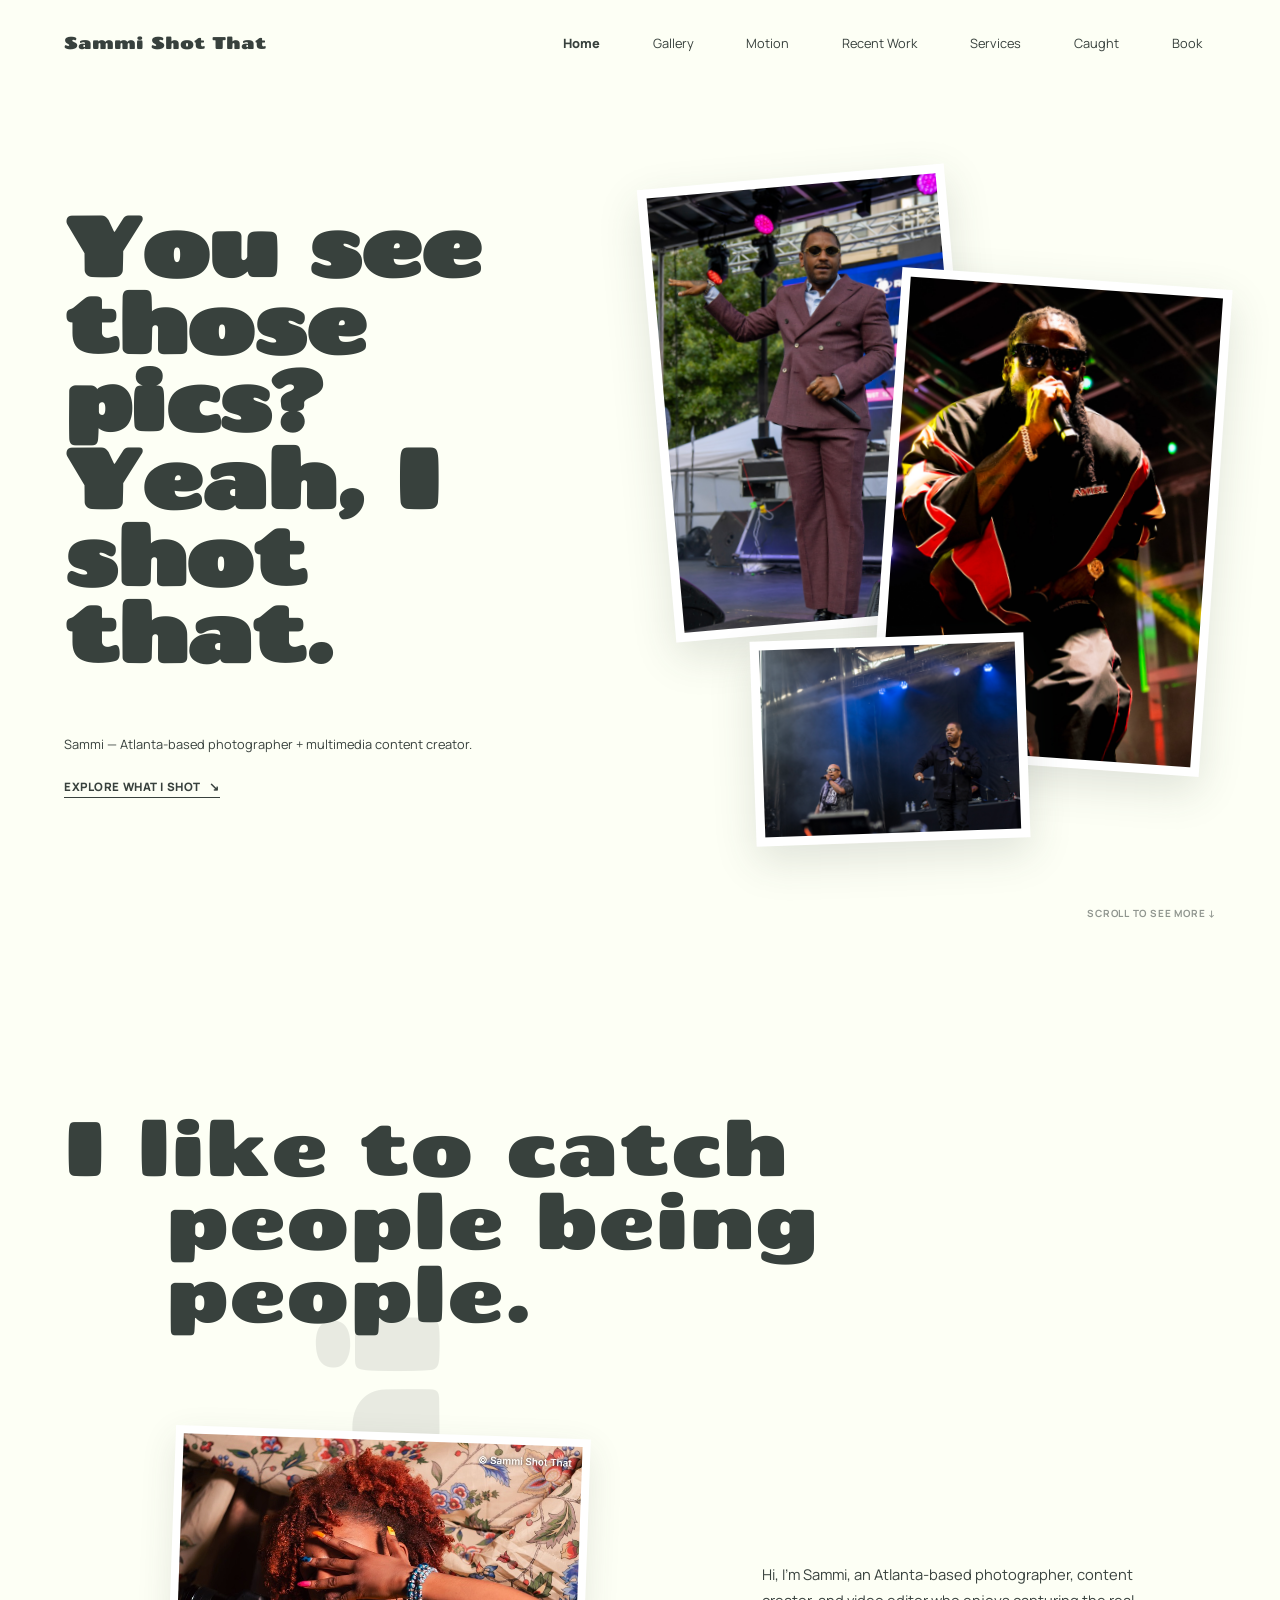
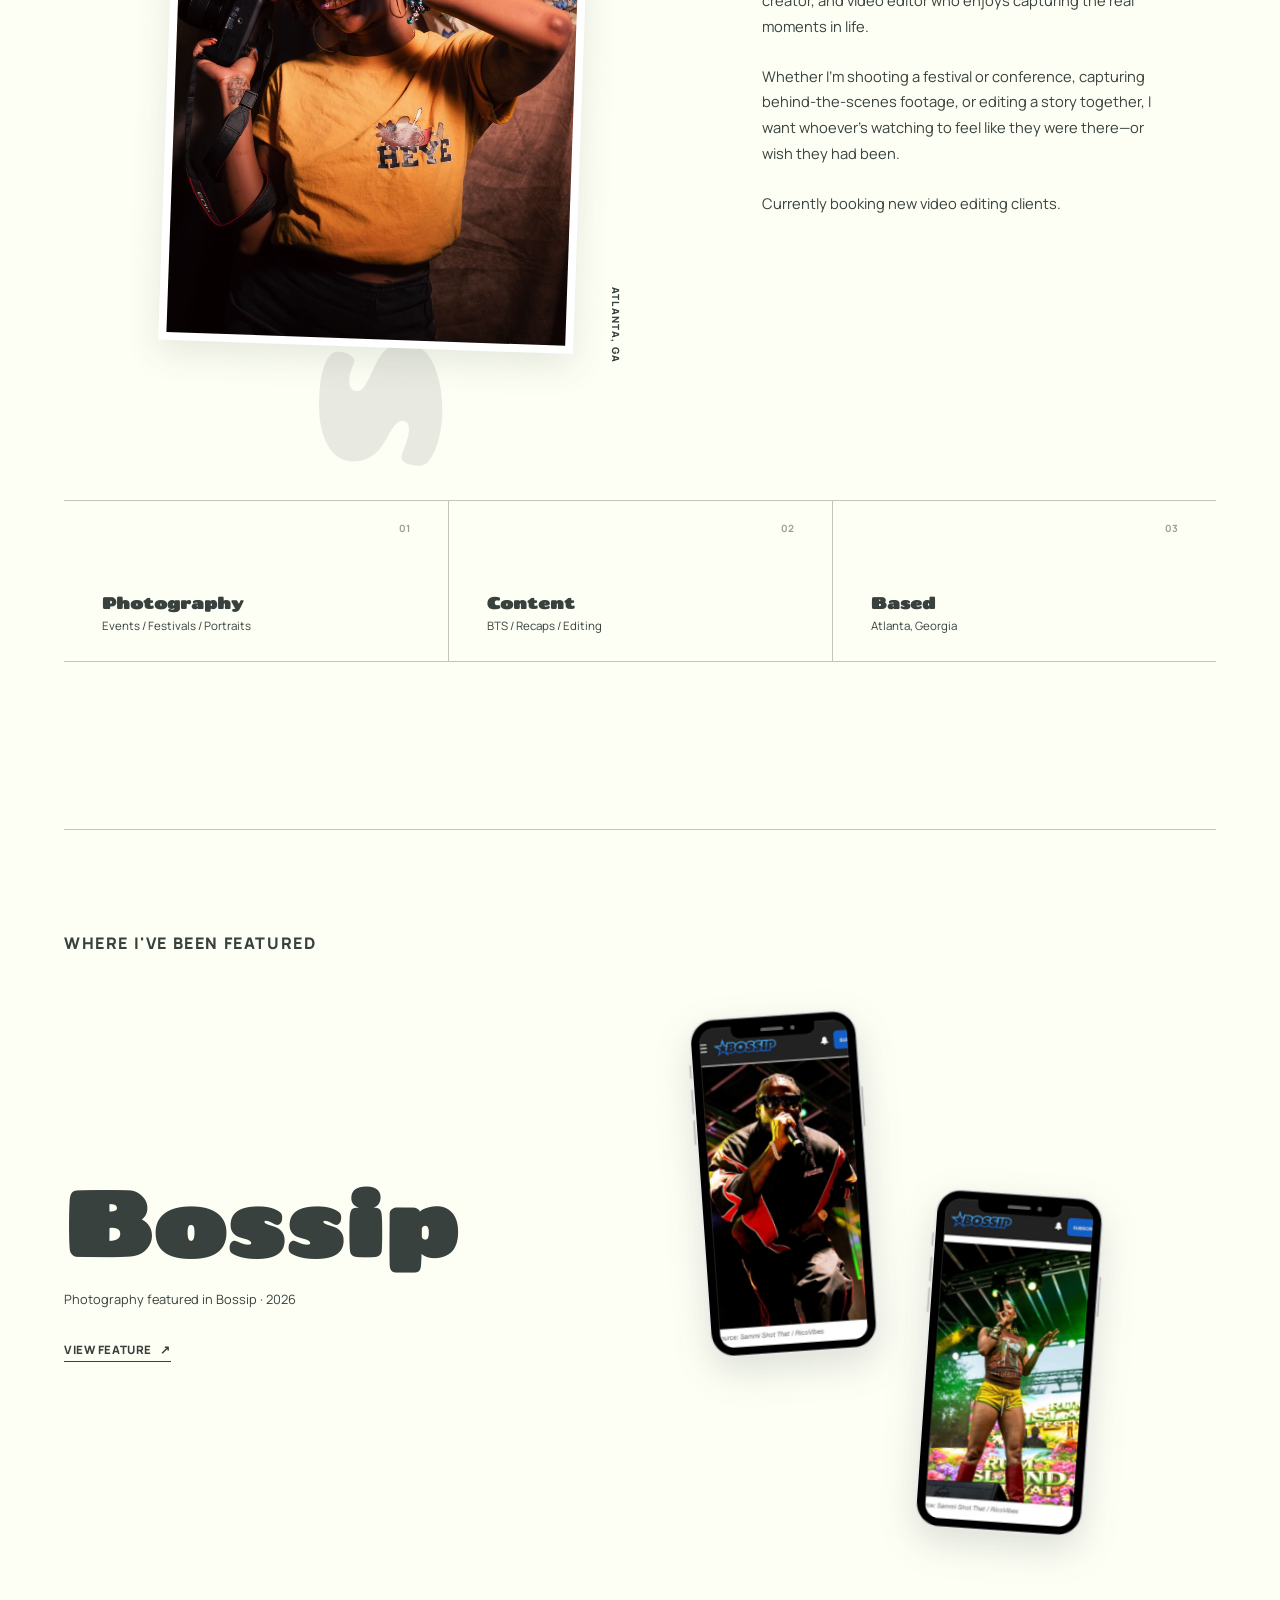
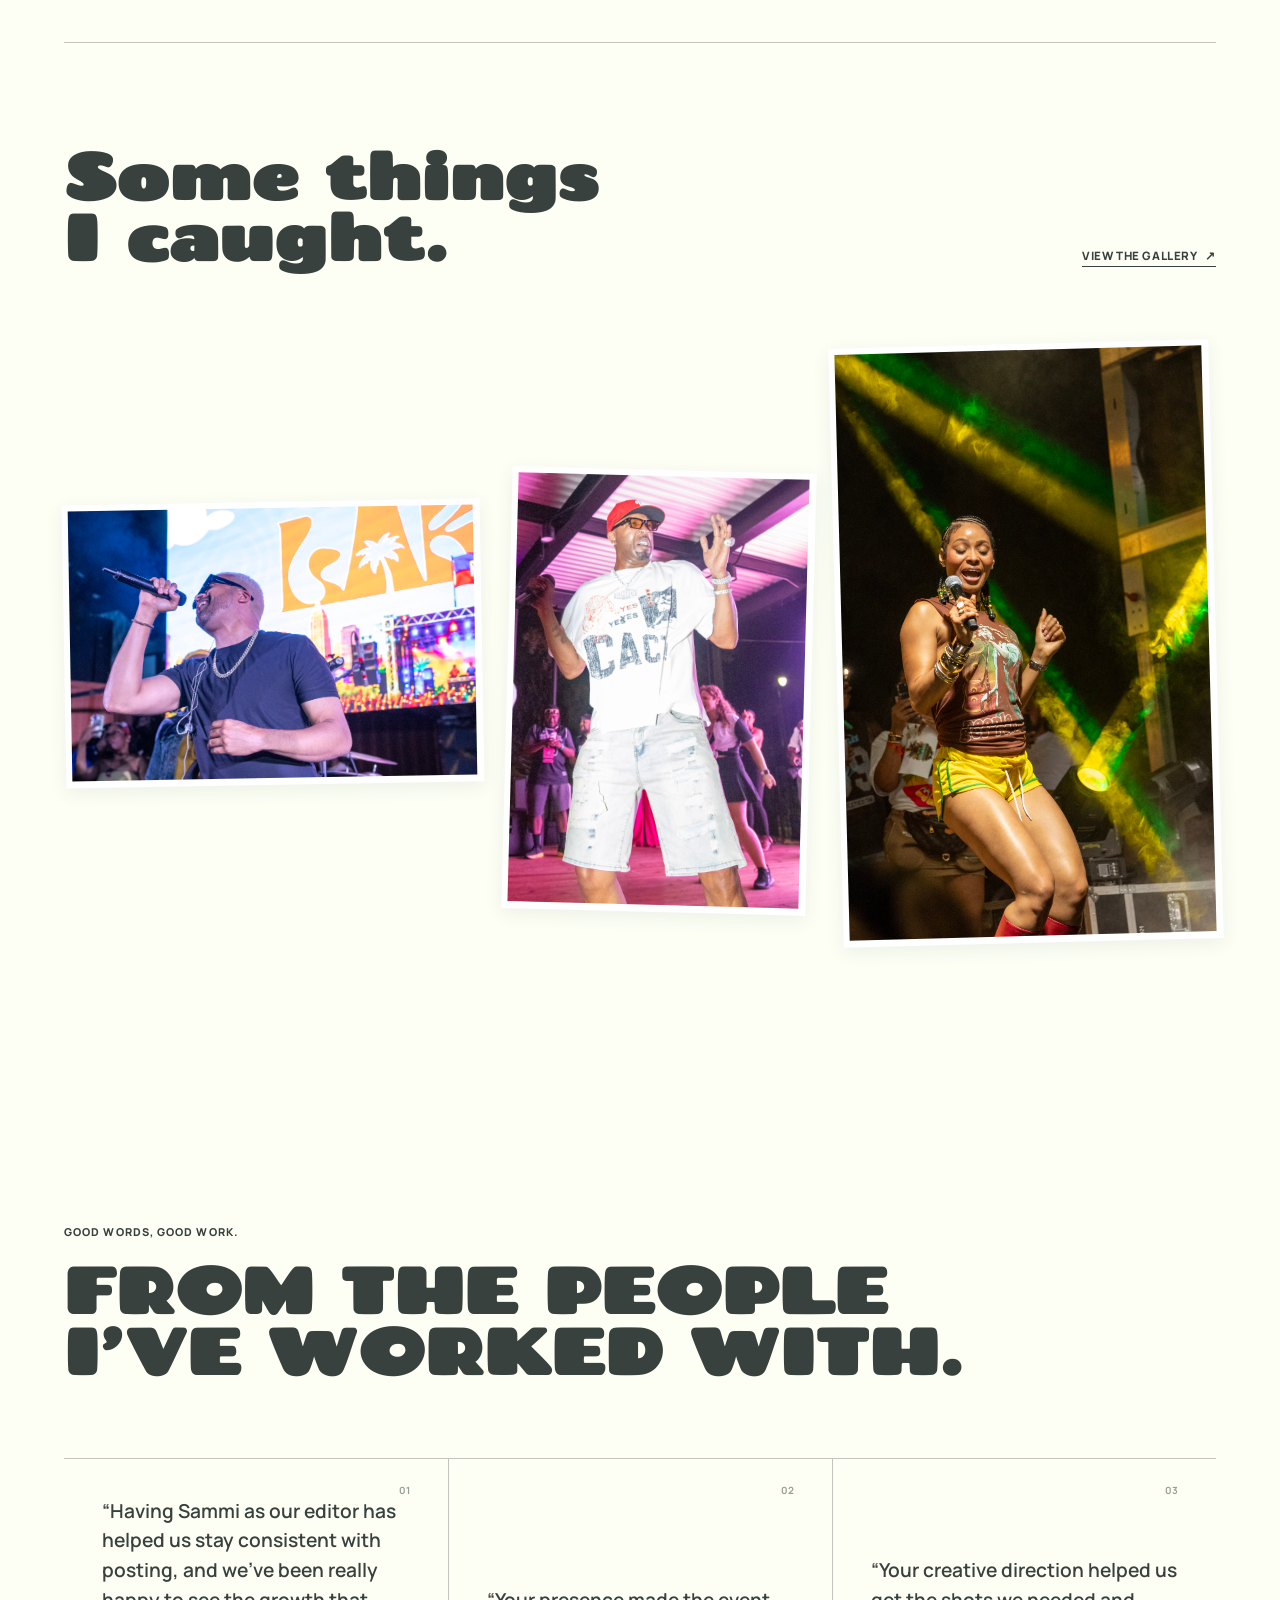
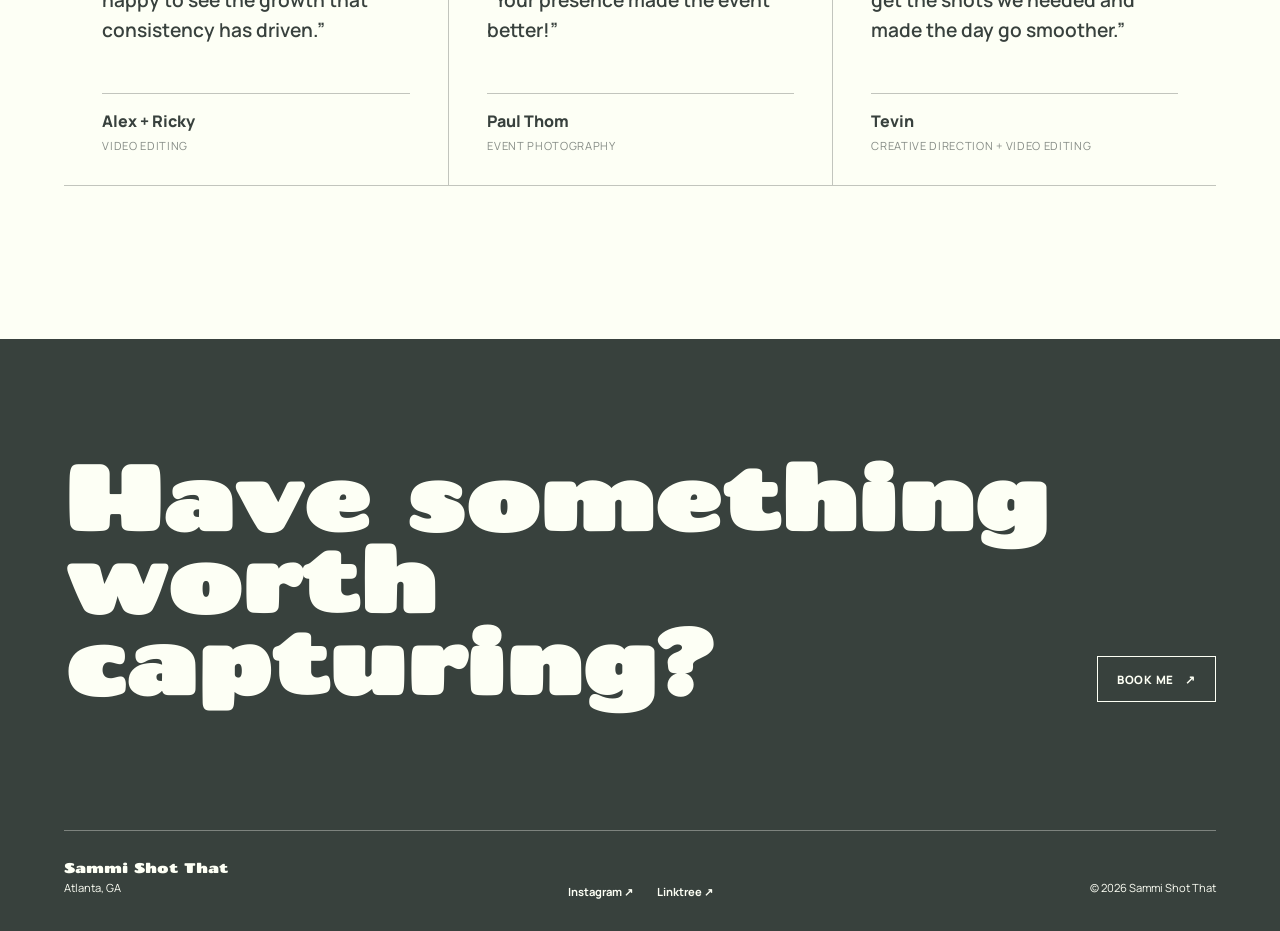
<file: index.html>
<!doctype html>
<html lang="en">
  <head>
    <meta charset="UTF-8" />
    <meta name="viewport" content="width=device-width, initial-scale=1.0" />

    <title>Sammi Shot That | Photographer + Multimedia Content Creator</title>
    <link rel="icon" href="assets/favicon.svg" type="image/svg+xml" />

    <meta
      name="description"
      content="Sammi Shot That is an Atlanta-based photographer and multimedia content creator capturing events, festivals, portraits and everything happening in between."
    />

    <link rel="preconnect" href="https://fonts.googleapis.com" />
    <link rel="preconnect" href="https://fonts.gstatic.com" crossorigin />

    <link
      href="https://fonts.googleapis.com/css2?family=Chango&family=Manrope:wght@400;500;600;700;800&display=swap"
      rel="stylesheet"
    />

    <link rel="stylesheet" href="css/styles.css" />
    <!-- Google tag (gtag.js) -->
<script async src="https://www.googletagmanager.com/gtag/js?id=G-6NYV9R7Z5Z"></script>
<script>
  window.dataLayer = window.dataLayer || [];
  function gtag(){dataLayer.push(arguments);}
  gtag('js', new Date());

  gtag('config', 'G-6NYV9R7Z5Z');
</script>
  </head>
  

  <body>
    <!-- HEADER -->

    <header class="site-header">
      <a href="index.html" class="logo"> Sammi Shot That </a>

      <nav class="main-nav" aria-label="Main navigation">
        <a href="index.html" class="nav-link active">Home</a>
        <a href="gallery.html" class="nav-link">Gallery</a>
        <a href="motion.html" class="nav-link">Motion</a>
        <a href="recent-work.html" class="nav-link" >Recent Work</a>
        <a href="services.html" class="nav-link">Services</a>
        <a href="caught.html" class="nav-link">Caught</a>
        <a href="book.html" class="nav-link">Book</a>
      </nav>

      <button
        type="button"
        class="menu-toggle"
        aria-label="Open navigation"
        aria-expanded="false"
      >
        Menu
      </button>
    </header>

    <main>
      <!-- ==========================================
         HERO
    =========================================== -->

      <section class="home-hero">
        <div class="hero-copy">
          <h1>
            You see<br />
            those pics?<br />
            Yeah, I<br />
            shot that.
          </h1>

          <div class="hero-identity">
            <p>
              Sammi — Atlanta-based photographer + multimedia content creator.
            </p>

            <a href="gallery.html" class="text-link">
              Explore what I shot
              <span aria-hidden="true">↘</span>
            </a>
          </div>
        </div>

        <!-- PHOTO PILE -->

        <div
          class="hero-photos"
          aria-label="Selected photography by Sammi Shot That"
        >
          <figure class="hero-photo hero-photo-one">
            <img
              src="assets/home/sammi-shot-that-atlanta-event-photographer-01.jpg"
              alt="Photography by Sammi Shot That"
            />
          </figure>

          <figure class="hero-photo hero-photo-two">
            <img
              src="assets/home/sammi-shot-that-atlanta-festival-photographer-02.jpg"
              alt="Photography by Sammi Shot That"
            />
          </figure>

          <figure class="hero-photo hero-photo-three">
            <img
              src="assets/home/sammi-shot-that-atlanta-festival-photographer-03.jpg"
              alt="Photography by Sammi Shot That"
            />
          </figure>
        </div>

        <span class="scroll-note"> Scroll to see more ↓ </span>
      </section>

      <!-- ==========================================
         MINI ABOUT
    =========================================== -->

      <section class="home-about">
        <div class="home-about-statement">
          <p>I like to catch</p>
          <p>people being people.</p>
        </div>

        <div class="home-about-content">
          <div class="home-about-image">
            <span class="home-sammi-type" aria-hidden="true"> Sammi </span>

            <div class="home-about-photo">
              <img
                src="assets/home/sammi-shot-that-about-me-pic.jpeg"
                alt="Sammi with her camera"
              />
            </div>

            <span class="home-photo-note"> ATLANTA, GA </span>
          </div>

          <div class="home-about-copy">
            <p>
              Hi, I’m Sammi, an Atlanta-based photographer, content creator, and
              video editor who enjoys capturing the real moments in life.
            </p>
            <p>
              Whether I’m shooting a festival or conference, capturing
              behind-the-scenes footage, or editing a story together, I want
              whoever’s watching to feel like they were there—or wish they had
              been.
            </p>
            <p>Currently booking new video editing clients.</p>
          </div>
        </div>

        <!-- CAPABILITIES -->

        <div class="home-details">
          <div class="home-detail">
            <span>01</span>

            <div>
              <h2>Photography</h2>
              <p>Events / Festivals / Portraits</p>
            </div>
          </div>

          <div class="home-detail">
            <span>02</span>

            <div>
              <h2>Content</h2>
              <p>BTS / Recaps / Editing</p>
            </div>
          </div>

          <div class="home-detail">
            <span>03</span>

            <div>
              <h2>Based</h2>
              <p>Atlanta, Georgia</p>
            </div>
          </div>
        </div>
      </section>

      <!-- ==========================================
     FEATURED WORK
=========================================== -->

      <section class="featured">
        <p class="featured-label">Where I've Been featured</p>

        <div class="featured-layout">
          <!-- COPY -->

          <div class="featured-copy">
            <h2>Bossip</h2>

            <p class="featured-description">
              Photography featured in Bossip · 2026
            </p>

            <a
              href="https://bossip.com/4605905/pretty-vee-hosts-rum-island-festival/"
              target="_blank"
              rel="noopener noreferrer"
              class="text-link"
            >
              View Feature
              <span aria-hidden="true">↗</span>
            </a>
          </div>

          <!-- SCREENSHOT MOCKUPS -->

          <div class="featured-mockups">
            <figure class="feature-mockup feature-mockup-one">
              <img
                src="assets/home/sammi-shot-that-bossip-one.png"
                alt="Bossip article featuring photography by Sammi Shot That"
                loading="lazy"
              />
            </figure>

            <figure class="feature-mockup feature-mockup-two">
              <img
                src="assets/home/sammi-shot-that-bossip-two.png"
                alt="Sammi Shot That photography featured on Bossip"
                loading="lazy"
              />
            </figure>
          </div>
        </div>
      </section>

      <!-- ==========================================
         SELECTED WORK
    =========================================== -->

      <section class="selected-work">
        <div class="selected-heading">
          <h2>
            Some things<br />
            I caught.
          </h2>

          <a href="gallery.html" class="text-link">
            View the gallery
            <span aria-hidden="true">↗</span>
          </a>
        </div>

        <div class="selected-grid">
          <figure class="selected-image selected-one">
            <img
              src="assets/home/sammi-shot-that-atlanta-festival-photographer-04.jpg"
              alt="Selected photography by Sammi Shot That"
              loading="lazy"
            />
          </figure>

          <figure class="selected-image selected-two">
            <img
              src="assets/home/sammi-shot-that-atlanta-festival-photographer-06.jpg"
              alt="Selected photography by Sammi Shot That"
              loading="lazy"
            />
          </figure>

          <figure class="selected-image selected-three">
            <img
              src="assets/home/sammi-shot-that-atlanta-festival-photographer-05.jpg"
              alt="Selected photography by Sammi Shot That"
              loading="lazy"
            />
          </figure>
        </div>
      </section>

       <!-- ==========================================
     TESTIMONIALS
=========================================== -->

<section class="testimonials">
  <div class="testimonials-heading">
    <p class="testimonials-label">Good words, good work.</p>

    <h2>
      FROM THE PEOPLE<br />
      I’VE WORKED WITH.
    </h2>
  </div>

  <div class="testimonials-grid">

    <article class="testimonial">
      <span class="testimonial-number">01</span>

      <blockquote>
        “Having Sammi as our editor has helped us stay consistent with posting,
        and we’ve been really happy to see the growth that consistency has driven.”
      </blockquote>

      <div class="testimonial-meta">
        <p class="testimonial-name">Alex + Ricky</p>
        <p class="testimonial-service">Video Editing</p>
      </div>
    </article>

    <article class="testimonial">
      <span class="testimonial-number">02</span>

      <blockquote>
        “Your presence made the event better!”
      </blockquote>

      <div class="testimonial-meta">
        <p class="testimonial-name">Paul Thom</p>
        <p class="testimonial-service">Event Photography</p>
      </div>
    </article>

    <article class="testimonial">
      <span class="testimonial-number">03</span>

      <blockquote>
        “Your creative direction helped us get the shots we needed and made the
        day go smoother.”
      </blockquote>

      <div class="testimonial-meta">
        <p class="testimonial-name">Tevin</p>
        <p class="testimonial-service">
          Creative Direction + Video Editing
        </p>
      </div>
    </article>

  </div>
</section>
    </main>

   

    <!-- ==========================================
       FOOTER
  =========================================== -->

    <footer class="site-footer">
      <div class="footer-main">
        <h2>
          Have something<br />
          worth capturing?
        </h2>

        <a href="book.html" class="footer-book">
          Book Me
          <span aria-hidden="true">↗</span>
        </a>
      </div>

      <div class="footer-bottom">
        <div>
          <p class="footer-logo">Sammi Shot That</p>

          <p>Atlanta, GA</p>
        </div>

        <div class="footer-links">
          <!-- Replace with your actual links -->

          <a
            href="https://www.instagram.com/sammishotthat/"
            target="_blank"
            rel="noopener noreferrer"
          >
            Instagram ↗
          </a>

          <a
            href="https://www.vibewithsammi.com/linktree"
            target="_blank"
            rel="noopener noreferrer"
          >
            Linktree ↗
          </a>
        </div>

        <p class="footer-copyright">© 2026 Sammi Shot That</p>
      </div>
    </footer>

    <script src="js/main.js"></script>
  </body>
</html>
</file>
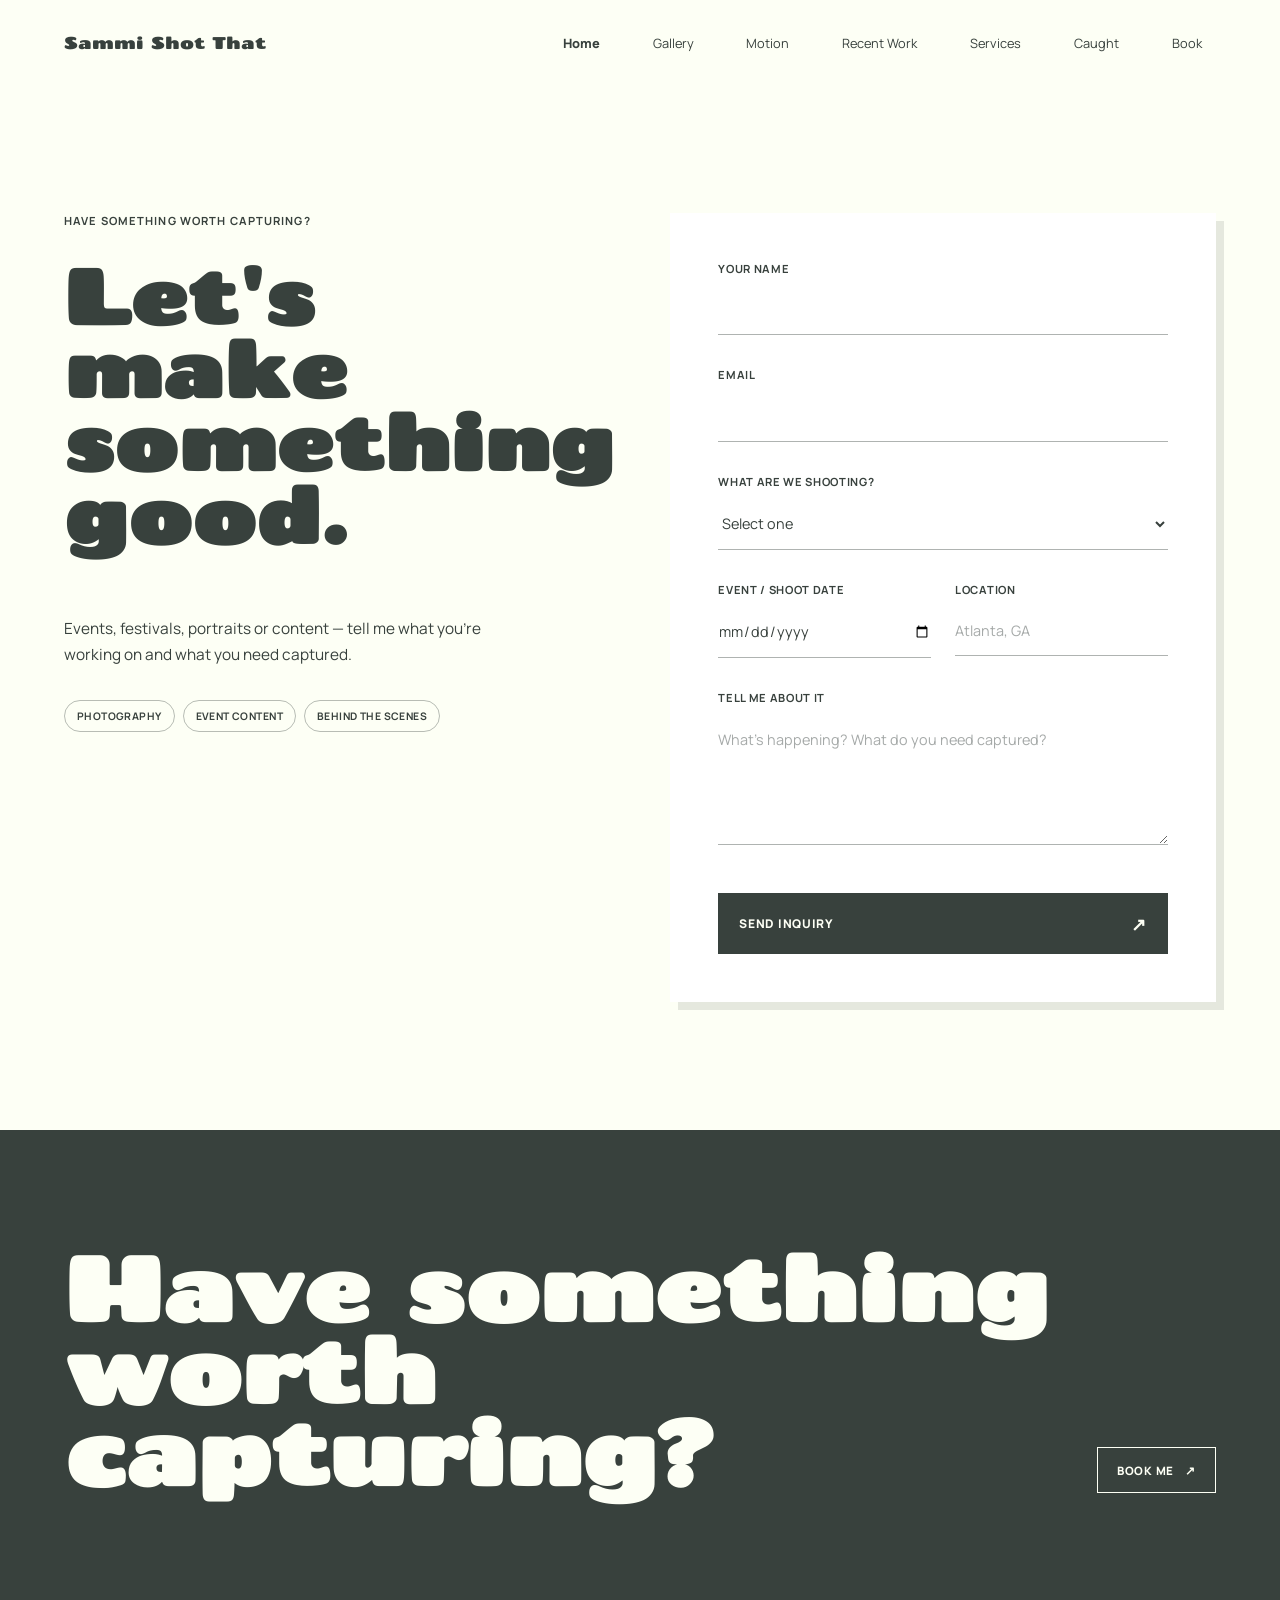
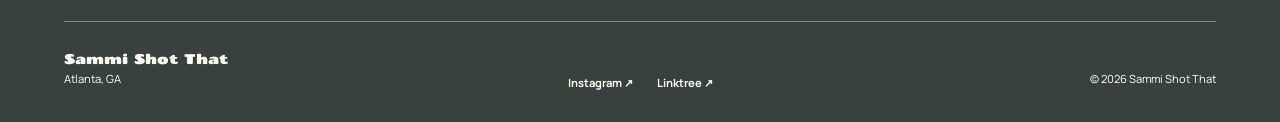
<file: book.html>
<!DOCTYPE html>
<html lang="en">
<head>
  <meta charset="UTF-8">
  <meta name="viewport" content="width=device-width, initial-scale=1.0">

  <title>Book | Sammi Shot That</title>
  <link rel="icon" href="assets/favicon.svg" type="image/svg+xml">

  <meta
    name="description"
    content="Book Sammi Shot That for photography and content creation in Atlanta and beyond."
  >

  <link rel="preconnect" href="https://fonts.googleapis.com">
  <link rel="preconnect" href="https://fonts.gstatic.com" crossorigin>

  <link
    href="https://fonts.googleapis.com/css2?family=Chango&family=Manrope:wght@400;500;600;700;800&display=swap"
    rel="stylesheet"
  >

  <link rel="stylesheet" href="css/styles.css">
  <!-- Google tag (gtag.js) -->
<script async src="https://www.googletagmanager.com/gtag/js?id=G-6NYV9R7Z5Z"></script>
<script>
  window.dataLayer = window.dataLayer || [];
  function gtag(){dataLayer.push(arguments);}
  gtag('js', new Date());

  gtag('config', 'G-6NYV9R7Z5Z');
</script>
</head>

<body>

    <header class="site-header">

        <a href="index.html" class="logo">
          Sammi Shot That
        </a>
    
        <nav class="main-nav" aria-label="Main navigation">
          <a href="index.html" class="nav-link active">Home</a>
          <a href="gallery.html" class="nav-link">Gallery</a>
          <a href="motion.html" class="nav-link">Motion</a>
          <a href="recent-work.html" class="nav-link">Recent Work</a>
          <a href="services.html" class="nav-link">Services</a>
          <a href="caught.html" class="nav-link">Caught</a>
          <a href="book.html" class="nav-link">Book</a>
        </nav>
    
        <button
        type="button"
          class="menu-toggle"
          aria-label="Open navigation"
          aria-expanded="false"
        >
          Menu
        </button>
    
      </header>


  <main class="book-page">

    <section class="book-layout">

      <!-- INTRO -->

      <div class="book-intro">

        <p class="book-eyebrow">
          Have something worth capturing?
        </p>

        <h1>
          Let's make<br>
          something <span>good.</span>
        </h1>

        <p class="book-description">
          Events, festivals, portraits or content — tell me
          what you're working on and what you need captured.
        </p>

        <div class="book-services">
          <span>Photography</span>
          <span>Event Content</span>
          <span>Behind the Scenes</span>
        </div>

      </div>


      <!-- FORM -->

      <div class="inquiry-wrap">

        <!--
          Replace action="" with your form provider endpoint.
        -->

        <form
          class="inquiry-form"
          action="https://formspree.io/f/mqpzjapr"
          method="POST"
        >

          <div class="form-field">
            <label for="name">Your Name</label>

            <input
              type="text"
              id="name"
              name="name"
              autocomplete="name"
              required
            >
          </div>


          <div class="form-field">
            <label for="email">Email</label>

            <input
              type="email"
              id="email"
              name="email"
              autocomplete="email"
              required
            >
          </div>


          <div class="form-field">
            <label for="project-type">
              What are we shooting?
            </label>

            <select
              id="project-type"
              name="project-type"
              required
            >
              <option value="" disabled selected>
                Select one
              </option>

              <option value="event-photography">
                Event Photography
              </option>

              <option value="portrait-photography">
                Portrait Photography
              </option>

              <option value="event-content">
                Event Content
              </option>

              <option value="photo-content">
                Photography + Content
              </option>

              <option value="other">
                Something Else
              </option>
            </select>
          </div>


          <div class="form-row">

            <div class="form-field">
              <label for="date">
                Event / Shoot Date
              </label>

              <input
                type="date"
                id="date"
                name="date"
              >
            </div>


            <div class="form-field">
              <label for="location">
                Location
              </label>

              <input
                type="text"
                id="location"
                name="location"
                placeholder="Atlanta, GA"
              >
            </div>

          </div>


          <div class="form-field">
            <label for="message">
              Tell me about it
            </label>

            <textarea
              id="message"
              name="message"
              rows="5"
              placeholder="What's happening? What do you need captured?"
              required
            ></textarea>
          </div>


          <button
            type="submit"
            class="submit-button"
          >
            Send Inquiry
            <span aria-hidden="true">↗</span>
          </button>

        </form>

      </div>

    </section>

  </main>

  <!-- ==========================================
       FOOTER
  =========================================== -->

  <footer class="site-footer">

    <div class="footer-main">

      <h2>
        Have something<br>
        worth capturing?
      </h2>

      <a href="book.html" class="footer-book">
        Book Me
        <span aria-hidden="true">↗</span>
      </a>

    </div>


    <div class="footer-bottom">

      <div>
        <p class="footer-logo">
          Sammi Shot That
        </p>

        <p>Atlanta, GA</p>
      </div>


      <div class="footer-links">

        <!-- Replace with your actual links -->

        <a
          href="https://www.instagram.com/sammishotthat/"
          target="_blank"
          rel="noopener noreferrer"
        >
          Instagram ↗
        </a>

        <a
          href="https://www.vibewithsammi.com/linktree"
          target="_blank"
          rel="noopener noreferrer"
        >
          Linktree ↗
        </a>

      </div>


      <p class="footer-copyright">
        © 2026 Sammi Shot That
      </p>

    </div>

  </footer>


  <script src="js/main.js"></script>

</body>
</html>
</file>
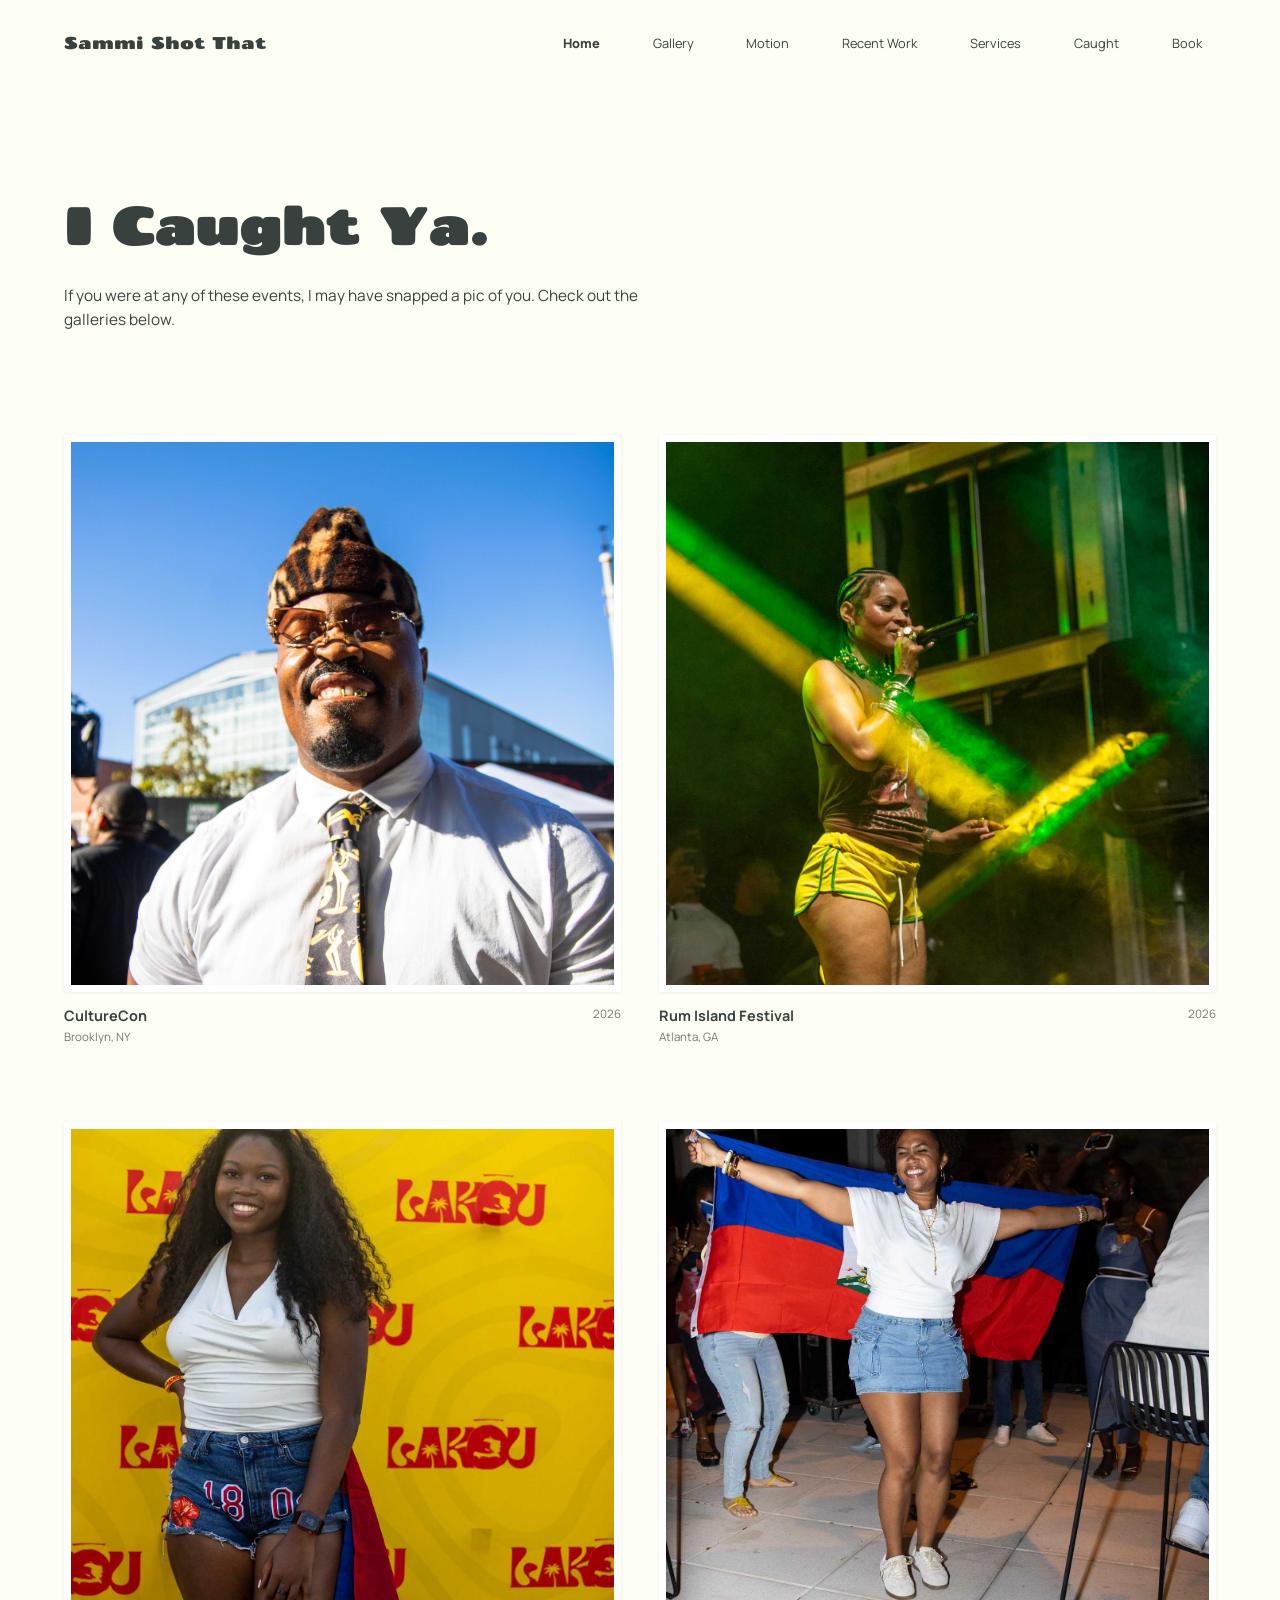
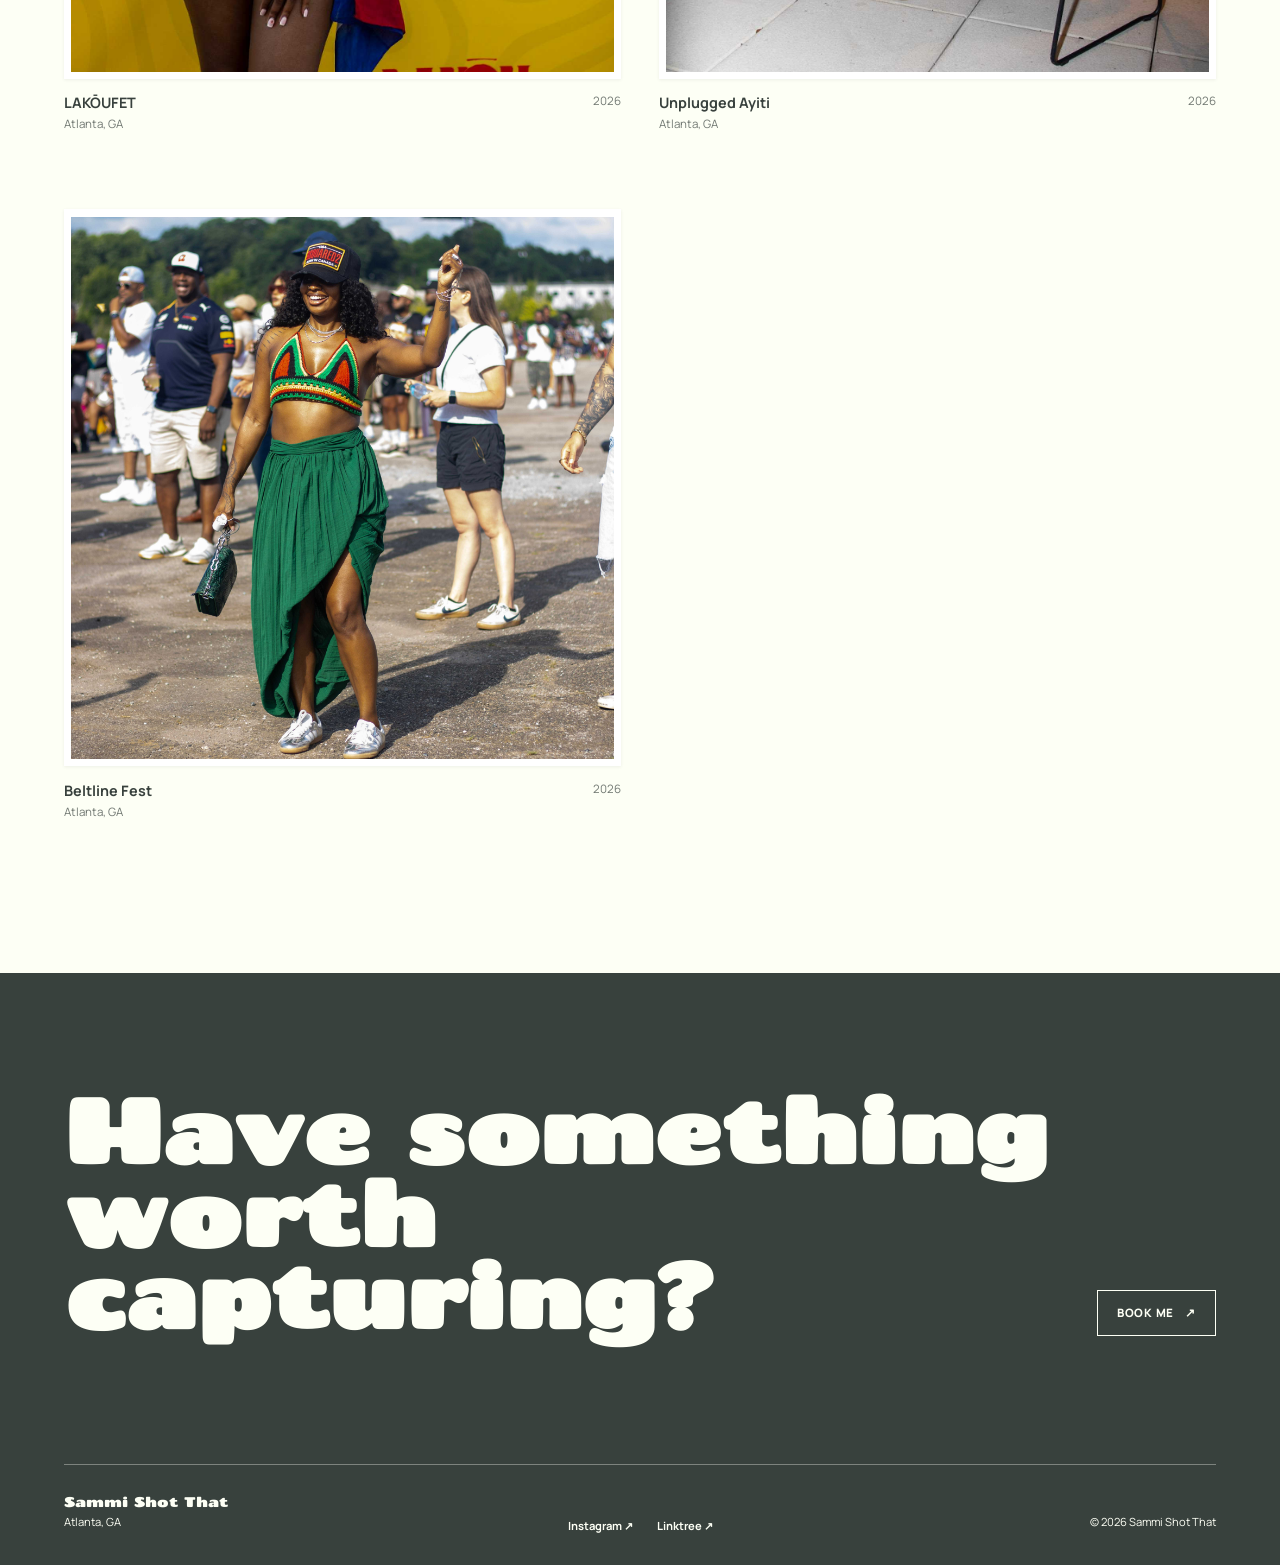
<file: caught.html>
<!DOCTYPE html>
<html lang="en">
<head>
  <meta charset="UTF-8">
  <meta name="viewport" content="width=device-width, initial-scale=1.0">

  <title>I Caught Ya | Sammi Shot That</title>
  <link rel="icon" href="assets/favicon.svg" type="image/svg+xml">

  <meta
    name="description"
    content="Were you at one of these Atlanta events? Sammi Shot That may have caught you. Browse event photography galleries."
  >

  <link rel="preconnect" href="https://fonts.googleapis.com">
  <link rel="preconnect" href="https://fonts.gstatic.com" crossorigin>

  <link
    href="https://fonts.googleapis.com/css2?family=Chango&family=Manrope:wght@400;500;600;700;800&display=swap"
    rel="stylesheet"
  >

  <link rel="stylesheet" href="css/styles.css">
  <!-- Google tag (gtag.js) -->
<script async src="https://www.googletagmanager.com/gtag/js?id=G-6NYV9R7Z5Z"></script>
<script>
  window.dataLayer = window.dataLayer || [];
  function gtag(){dataLayer.push(arguments);}
  gtag('js', new Date());

  gtag('config', 'G-6NYV9R7Z5Z');
</script>
</head>

<body>

    <header class="site-header">

        <a href="index.html" class="logo">
          Sammi Shot That
        </a>
    
        <nav class="main-nav" aria-label="Main navigation">
          <a href="index.html" class="nav-link active">Home</a>
          <a href="gallery.html" class="nav-link">Gallery</a>
          <a href="motion.html" class="nav-link">Motion</a>
          <a href="recent-work.html" class="nav-link">Recent Work</a>
          <a href="services.html" class="nav-link">Services</a>
          <a href="caught.html" class="nav-link">Caught</a>
          <a href="book.html" class="nav-link">Book</a>
        </nav>
    
        <button
        type="button"
          class="menu-toggle"
          aria-label="Open navigation"
          aria-expanded="false"
        >
          Menu
        </button>
    
      </header>


  <main>

    <!-- INTRO -->

    <section class="caught-intro">

      <h1>I Caught Ya.</h1>

      <p>
        If you were at any of these events, I may have snapped
        a pic of you. Check out the galleries below.
      </p>

    </section>


    <!-- EVENT GALLERIES -->

    <section class="event-grid">

      <!-- EVENT -->

      <a href="https://floyecreativeco.pixieset.com/culturecon2026/" class="event-card">

        <div class="event-cover">

          <img
            src="assets/caught/sammi-shot-that-caught-005.jpg"
            alt="portrait of man posing"
          >

          <span class="event-view">
            View Gallery
          </span>

        </div>

        <div class="event-meta">

          <div>
            <h2>CultureCon</h2>
            <p>Brooklyn, NY</p>
          </div>

          <p class="event-year">2026</p>

        </div>

      </a>



      <!-- EVENT -->

      <a href="https://drive.google.com/drive/u/5/folders/1IHpB2PTDmcZInO43hZPKOXlXIeoYxk12" class="event-card">

        <div class="event-cover">

          <img
            src="assets/caught/sammi-shot-that-caught-001.jpg"
            alt="Rum Island Festival gallery"
          >

          <span class="event-view">
            View Gallery
          </span>

        </div>

        <div class="event-meta">

          <div>
            <h2>Rum Island Festival</h2>
            <p>Atlanta, GA</p>
          </div>

          <p class="event-year">2026</p>

        </div>

      </a>


      <!-- EVENT -->

      <a href="https://drive.google.com/drive/u/5/folders/1ZoPEOFxlAivjZGJ483pMSetIMefDseDT?usp=drive_link" class="event-card">

        <div class="event-cover">

          <img
            src="assets/caught/sammi-shot-that-caught-002.jpg"
            alt="LAKŌUFET gallery"
          >

          <span class="event-view">
            View Gallery
          </span>

        </div>

        <div class="event-meta">

          <div>
            <h2>LAKŌUFET</h2>
            <p>Atlanta, GA</p>
          </div>

          <p class="event-year">2026</p>

        </div>

      </a>


      <!-- EVENT -->

      <a href="https://drive.google.com/drive/u/5/folders/1TSSYwHRR46uoy7SdRj9qD-8Suv2gXI2f?usp=drive_link" class="event-card">

        <div class="event-cover">

          <img
            src="assets/caught/sammi-shot-that-caught-003.jpg"
            alt="Unplugged Ayiti gallery"
          >

          <span class="event-view">
            View Gallery
          </span>

        </div>

        <div class="event-meta">

          <div>
            <h2>Unplugged Ayiti</h2>
            <p>Atlanta, GA</p>
          </div>

          <p class="event-year">2026</p>

        </div>

      </a>


      <!-- EVENT -->

      <a href="https://drive.google.com/drive/u/5/folders/1ZfTpUamw9xWUd0rKk-GxTnKibHkvgLP3" class="event-card">

        <div class="event-cover">

          <img
            src="assets/caught/sammi-shot-that-caught-004.jpg"
            alt="Beltline Fest gallery"
          >

          <span class="event-view">
            View Gallery
          </span>

        </div>

        <div class="event-meta">

          <div>
            <h2>Beltline Fest</h2>
            <p>Atlanta, GA</p>
          </div>

          <p class="event-year">2026</p>

        </div>

      </a>


    </section>

  </main>
  <!-- ==========================================
       FOOTER
  =========================================== -->

  <footer class="site-footer">

    <div class="footer-main">

      <h2>
        Have something<br>
        worth capturing?
      </h2>

      <a href="book.html" class="footer-book">
        Book Me
        <span aria-hidden="true">↗</span>
      </a>

    </div>


    <div class="footer-bottom">

      <div>
        <p class="footer-logo">
          Sammi Shot That
        </p>

        <p>Atlanta, GA</p>
      </div>


      <div class="footer-links">

        <!-- Replace with your actual links -->

        <a
          href="https://www.instagram.com/sammishotthat/"
          target="_blank"
          rel="noopener noreferrer"
        >
          Instagram ↗
        </a>

        <a
          href="https://www.vibewithsammi.com/linktree"
          target="_blank"
          rel="noopener noreferrer"
        >
          Linktree ↗
        </a>

      </div>


      <p class="footer-copyright">
        © 2026 Sammi Shot That
      </p>

    </div>

  </footer>


  <script src="js/main.js"></script>

</body>
</html>
</file>
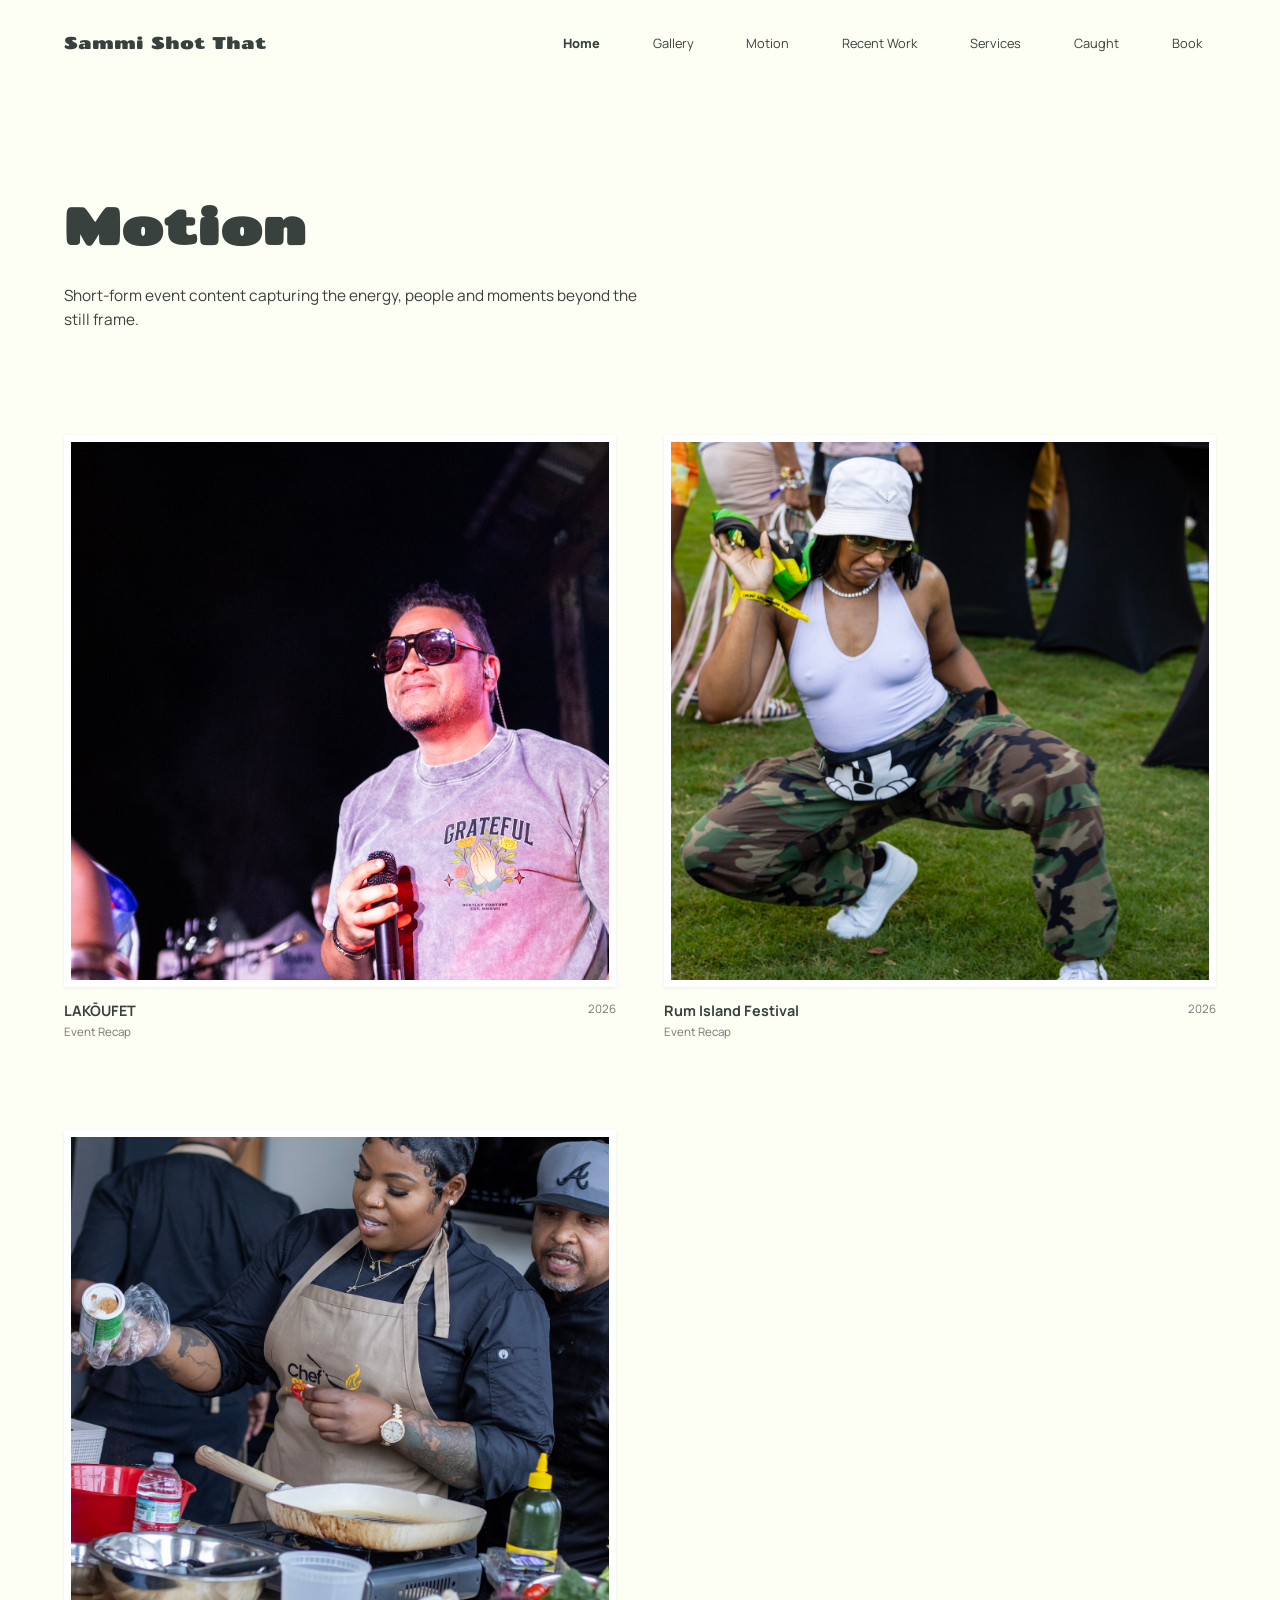
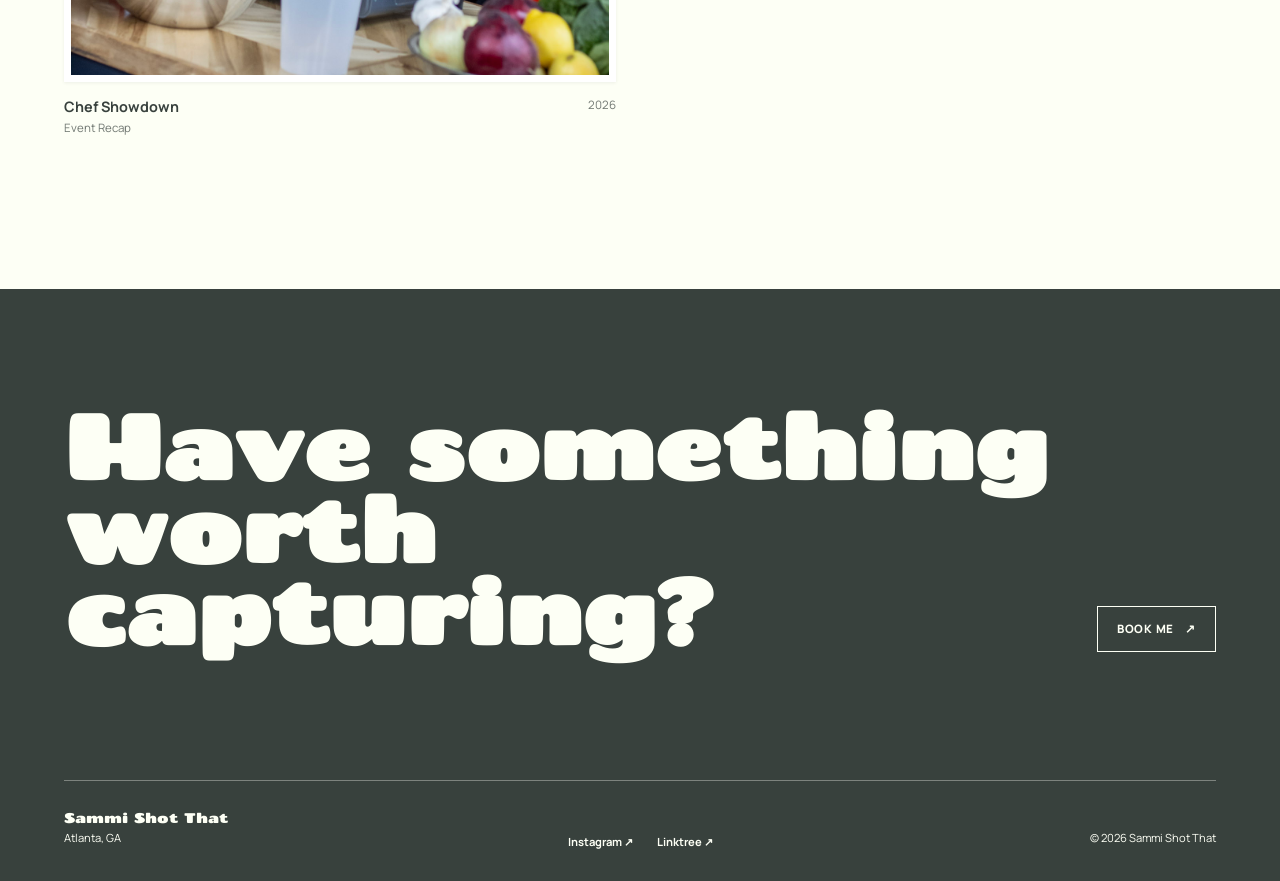
<file: motion.html>
<!DOCTYPE html>
<html lang="en">
<head>
  <meta charset="UTF-8">
  <meta name="viewport" content="width=device-width, initial-scale=1.0">

  <title>Motion | Sammi Shot That</title>
  <link rel="icon" href="assets/favicon.svg" type="image/svg+xml">

  <meta
    name="description"
    content="Event recap videos and short-form content by Atlanta photographer and content creator Sammi Shot That."
  >

  <link rel="preconnect" href="https://fonts.googleapis.com">
  <link rel="preconnect" href="https://fonts.gstatic.com" crossorigin>

  <link
    href="https://fonts.googleapis.com/css2?family=Chango&family=Manrope:wght@400;500;600;700;800&display=swap"
    rel="stylesheet"
  >

  <link rel="stylesheet" href="css/styles.css">
  <!-- Google tag (gtag.js) -->
<script async src="https://www.googletagmanager.com/gtag/js?id=G-6NYV9R7Z5Z"></script>
<script>
  window.dataLayer = window.dataLayer || [];
  function gtag(){dataLayer.push(arguments);}
  gtag('js', new Date());

  gtag('config', 'G-6NYV9R7Z5Z');
</script>
</head>

<body>

    <header class="site-header">

        <a href="index.html" class="logo">
          Sammi Shot That
        </a>
    
        <nav class="main-nav" aria-label="Main navigation">
          <a href="index.html" class="nav-link active">Home</a>
          <a href="gallery.html" class="nav-link">Gallery</a>
          <a href="motion.html" class="nav-link">Motion</a>
          <a href="recent-work.html" class="nav-link">Recent Work</a>
          <a href="services.html" class="nav-link">Services</a>
          <a href="caught.html" class="nav-link">Caught</a>
          <a href="book.html" class="nav-link">Book</a>
        </nav>
    
        <button
        type="button"
          class="menu-toggle"
          aria-label="Open navigation"
          aria-expanded="false"
        >
          Menu
        </button>
    
      </header>


  <main>

    <section class="motion-intro">
      <h1>Motion</h1>

      <p>
        Short-form event content capturing the energy,
        people and moments beyond the still frame.
      </p>
    </section>


    <section class="motion-grid">

      <!-- LAKOUFET -->
      <article class="motion-project">

        <button
          class="video-cover"
          data-video="assets/motion/sammi-shot-that-lakoufet-atlanta-festival-recap-video.mp4"
          aria-label="Play LAKOUFET event recap"
        >
          <img
            src="assets/motion/sammi-shot-that-lakoufet-atlanta-festival-recap-cover.jpg"
            alt="LAKOUFET event recap"
          >
        </button>

        <div class="project-meta">
          <div>
            <h2>LAKŌUFET</h2>
            <p>Event Recap</p>
          </div>

          <p class="project-year">2026</p>
        </div>

      </article>


      <!-- RUM ISLAND -->
      <article class="motion-project">

        <button
        type="button"
          class="video-cover"
          data-video="assets/motion/sammi-shot-that-rum-island-festival-atlanta-recap-video.mp4"
          aria-label="Play Rum Island Festival recap"
        >
          <img
            src="assets/motion/sammi-shot-that-rum-island-festival-atlanta-recap-cover.jpg"
            alt="Rum Island Festival event recap"
          >
        </button>

        <div class="project-meta">
          <div>
            <h2>Rum Island Festival</h2>
            <p>Event Recap</p>
          </div>

          <p class="project-year">2026</p>
        </div>

      </article>


      <!-- CHEF SHOWDOWN -->
      <article class="motion-project">

        <button
          class="video-cover"
          data-video="assets/motion/sammi-shot-that-chef-showdown-atlanta-event-recap-video.mp4"
          aria-label="Play Chef Showdown event recap"
        >
          <img
            src="assets/motion/sammi-shot-that-chef-showdown-atlanta-event-recap-cover.jpg"
            alt="Chef Showdown event recap"
          >
        </button>

        <div class="project-meta">
          <div>
            <h2>Chef Showdown</h2>
            <p>Event Recap</p>
          </div>

          <p class="project-year">2026</p>
        </div>

      </article>

    </section>

  </main>


  <!-- PLAY CURSOR -->
  <div class="video-cursor" aria-hidden="true">
    Play
  </div>


  <!-- VIDEO LIGHTBOX -->
  <div
    class="video-lightbox"
    role="dialog"
    aria-modal="true"
    aria-label="Video player"
    aria-hidden="true"
  >

    <button
      class="video-close"
      aria-label="Close video"
    >
      ×
    </button>

    <div class="video-lightbox-content">

      <video
        class="lightbox-video"
        controls
        playsinline
      ></video>

    </div>

  </div>

  <!-- ==========================================
       FOOTER
  =========================================== -->

  <footer class="site-footer">

    <div class="footer-main">

      <h2>
        Have something<br>
        worth capturing?
      </h2>

      <a href="book.html" class="footer-book">
        Book Me
        <span aria-hidden="true">↗</span>
      </a>

    </div>


    <div class="footer-bottom">

      <div>
        <p class="footer-logo">
          Sammi Shot That
        </p>

        <p>Atlanta, GA</p>
      </div>


      <div class="footer-links">

        <!-- Replace with your actual links -->

        <a
          href="https://www.instagram.com/sammishotthat/"
          target="_blank"
          rel="noopener noreferrer"
        >
          Instagram ↗
        </a>

        <a
          href="https://www.vibewithsammi.com/linktree"
          target="_blank"
          rel="noopener noreferrer"
        >
          Linktree ↗
        </a>

      </div>


      <p class="footer-copyright">
        © 2026 Sammi Shot That
      </p>

    </div>

  </footer>


  <script src="js/main.js"></script>

</body>
</html>
</file>
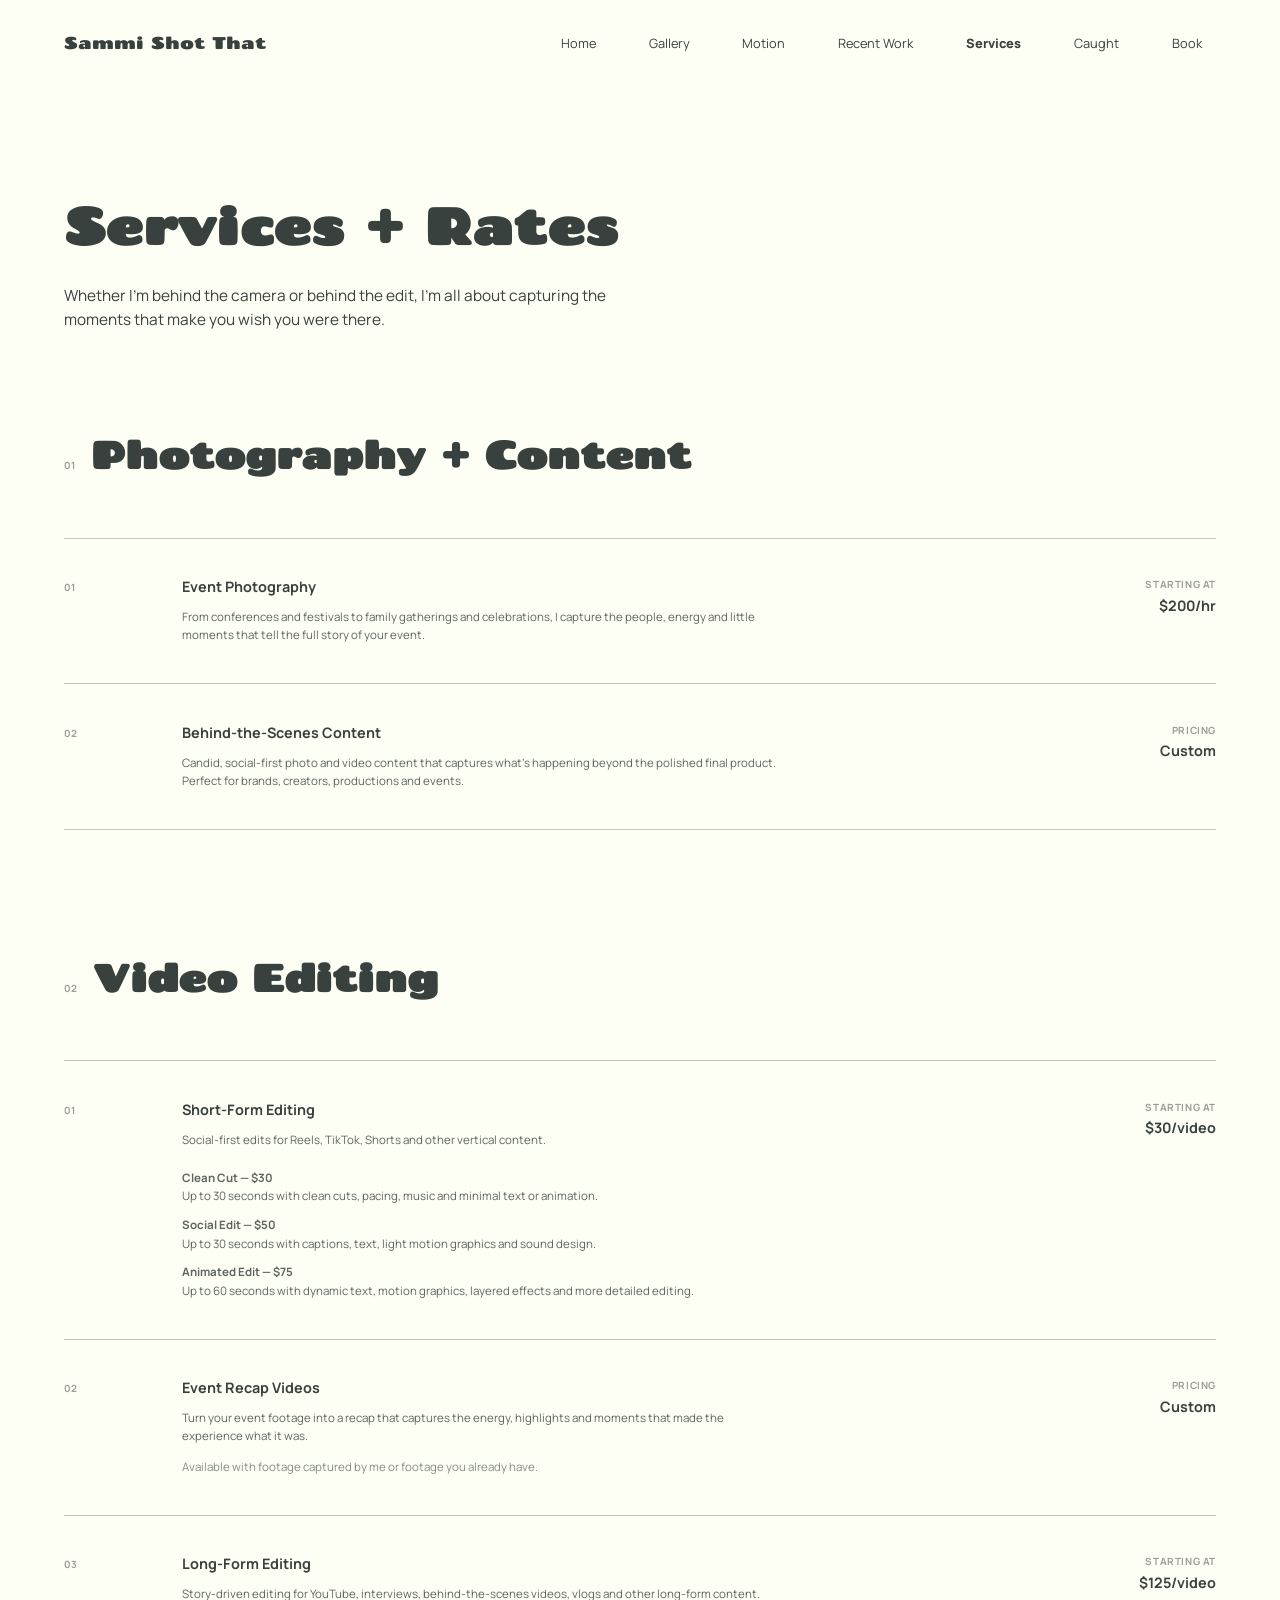
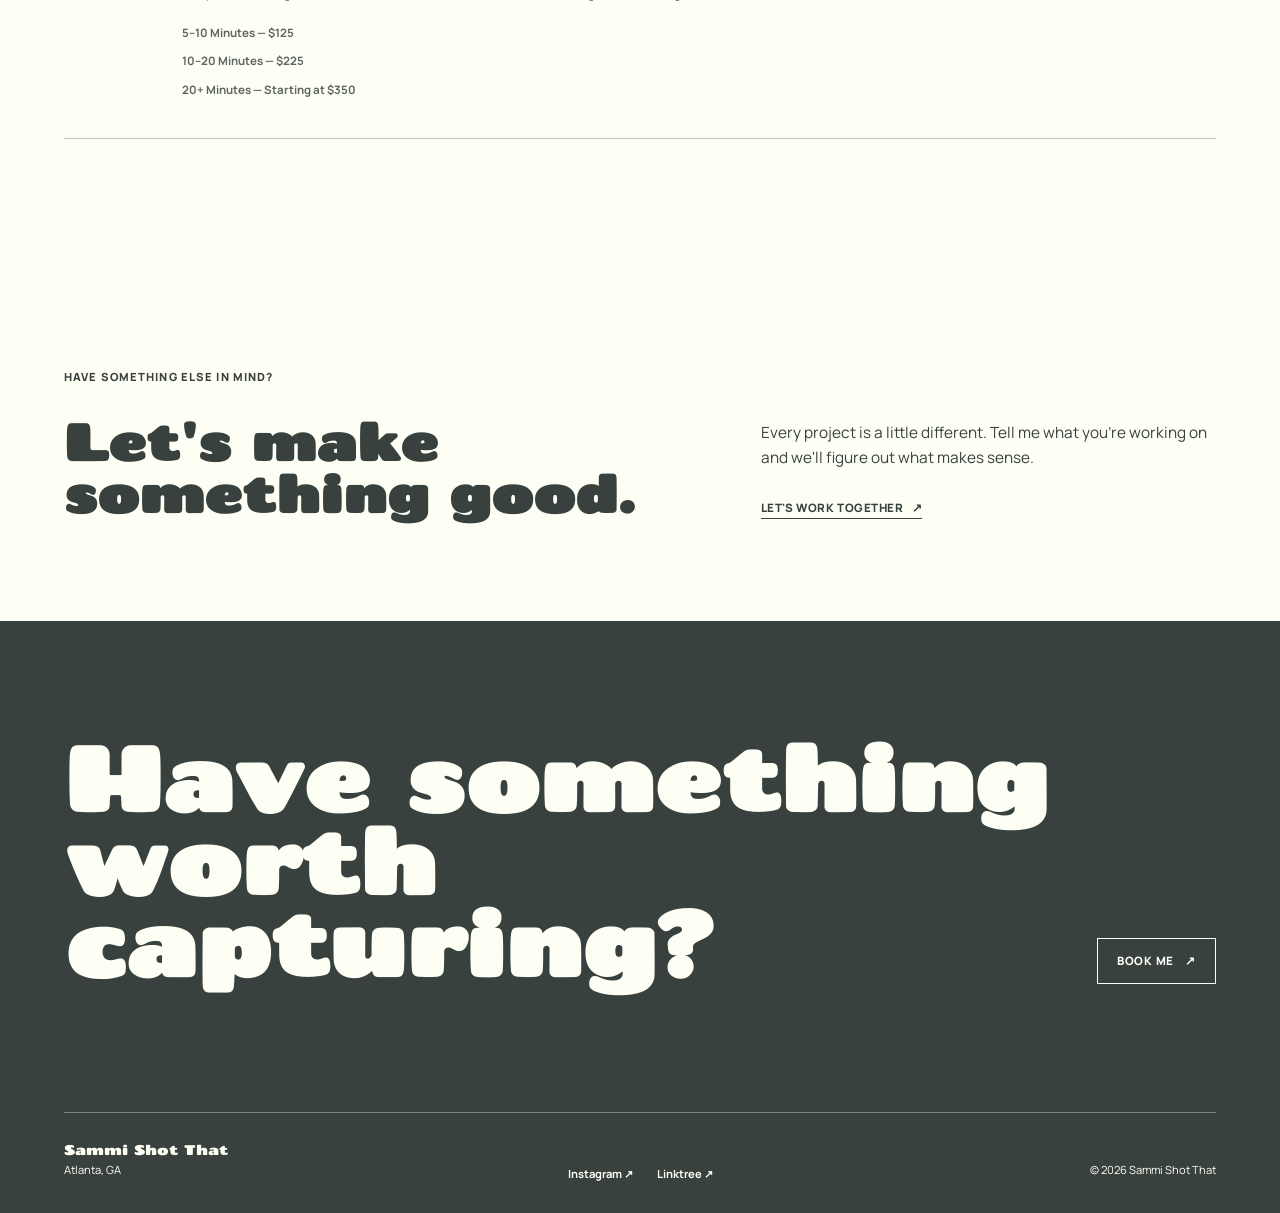
<file: services.html>
<!doctype html>
<html lang="en">
  <head>
    <meta charset="UTF-8" />
    <meta name="viewport" content="width=device-width, initial-scale=1.0" />

    <title>Services + Rates | Sammi Shot That</title>

    <link rel="icon" href="assets/favicon.svg" type="image/svg+xml" />

    <meta
      name="description"
      content="Event photography, behind-the-scenes content, and video editing services by Sammi Shot That in Atlanta, Georgia."
    />

    <link rel="preconnect" href="https://fonts.googleapis.com" />
    <link rel="preconnect" href="https://fonts.gstatic.com" crossorigin />

    <link
      href="https://fonts.googleapis.com/css2?family=Chango&family=Manrope:wght@400;500;600;700;800&display=swap"
      rel="stylesheet"
    />

    <link rel="stylesheet" href="css/styles.css" />
    <!-- Google tag (gtag.js) -->
<script async src="https://www.googletagmanager.com/gtag/js?id=G-6NYV9R7Z5Z"></script>
<script>
  window.dataLayer = window.dataLayer || [];
  function gtag(){dataLayer.push(arguments);}
  gtag('js', new Date());

  gtag('config', 'G-6NYV9R7Z5Z');
</script>
  </head>

  <body>

    <!-- ==========================================
         HEADER
    =========================================== -->

    <header class="site-header">

      <a href="index.html" class="logo">
        Sammi Shot That
      </a>

      <nav class="main-nav" aria-label="Main navigation">

        <a href="index.html" class="nav-link">
          Home
        </a>

        <a href="gallery.html" class="nav-link">
          Gallery
        </a>

        <a href="motion.html" class="nav-link">
          Motion
        </a>

        <a href="recent-work.html" class="nav-link">
          Recent Work
        </a>

        <a href="services.html" class="nav-link active">
          Services
        </a>

        <a href="caught.html" class="nav-link">
          Caught
        </a>

        <a href="book.html" class="nav-link">
          Book
        </a>

      </nav>

      <button
        type="button"
        class="menu-toggle"
        aria-label="Open navigation"
        aria-expanded="false"
      >
        Menu
      </button>

    </header>


    <!-- ==========================================
         MAIN
    =========================================== -->

    <main class="services-page">


      <!-- ==========================================
           INTRO
      =========================================== -->

      <section class="services-intro">

        <h1>Services + Rates</h1>

        <p>
          Whether I’m behind the camera or behind the edit,
          I’m all about capturing the moments that make you
          wish you were there.
        </p>

      </section>


      <!-- ==========================================
           PHOTOGRAPHY + CONTENT
      =========================================== -->

      <section class="services-section">

        <div class="services-section-heading">

          <span class="services-number">
            01
          </span>

          <h2>
            Photography + Content
          </h2>

        </div>


        <div class="services-list">


          <!-- EVENT PHOTOGRAPHY -->

          <article class="service-item">

            <div class="service-item-number">
              01
            </div>

            <div class="service-item-copy">

              <h3>
                Event Photography
              </h3>

              <p>
                From conferences and festivals to family gatherings
                and celebrations, I capture the people, energy and
                little moments that tell the full story of your event.
              </p>

            </div>

            <div class="service-price">

              <span>
                Starting at
              </span>

              <strong>
                $200/hr
              </strong>

            </div>

          </article>


          <!-- BEHIND THE SCENES -->

          <article class="service-item">

            <div class="service-item-number">
              02
            </div>

            <div class="service-item-copy">

              <h3>
                Behind-the-Scenes Content
              </h3>

              <p>
                Candid, social-first photo and video content that
                captures what’s happening beyond the polished final
                product. Perfect for brands, creators, productions
                and events.
              </p>

            </div>

            <div class="service-price">

              <span>
                Pricing
              </span>

              <strong>
                Custom
              </strong>

            </div>

          </article>


        </div>

      </section>


      <!-- ==========================================
     VIDEO EDITING
=========================================== -->

<section class="services-section">

  <div class="services-section-heading">

    <span class="services-number">
      02
    </span>

    <h2>
      Video Editing
    </h2>

  </div>


  <div class="services-list">


    <!-- SHORT FORM -->

    <article class="service-item">

      <div class="service-item-number">
        01
      </div>

      <div class="service-item-copy">

        <h3>
          Short-Form Editing
        </h3>

        <p>
          Social-first edits for Reels, TikTok, Shorts
          and other vertical content.
        </p>

        <div class="service-tiers">

          <p>
            <strong>Clean Cut — $30</strong><br>
            Up to 30 seconds with clean cuts, pacing,
            music and minimal text or animation.
          </p>

          <p>
            <strong>Social Edit — $50</strong><br>
            Up to 30 seconds with captions, text,
            light motion graphics and sound design.
          </p>

          <p>
            <strong>Animated Edit — $75</strong><br>
            Up to 60 seconds with dynamic text,
            motion graphics, layered effects and
            more detailed editing.
          </p>

        </div>

      </div>

      <div class="service-price">

        <span>
          Starting at
        </span>

        <strong>
          $30/video
        </strong>

      </div>

    </article>


    <!-- EVENT RECAPS -->

    <article class="service-item">

      <div class="service-item-number">
        02
      </div>

      <div class="service-item-copy">

        <h3>
          Event Recap Videos
        </h3>

        <p>
          Turn your event footage into a recap that captures
          the energy, highlights and moments that made the
          experience what it was.
        </p>

        <p class="service-note">
          Available with footage captured by me or footage
          you already have.
        </p>

      </div>

      <div class="service-price">

        <span>
          Pricing
        </span>

        <strong>
          Custom
        </strong>

      </div>

    </article>


    <!-- LONG FORM -->

    <article class="service-item">

      <div class="service-item-number">
        03
      </div>

      <div class="service-item-copy">

        <h3>
          Long-Form Editing
        </h3>

        <p>
          Story-driven editing for YouTube, interviews,
          behind-the-scenes videos, vlogs and other
          long-form content.
        </p>

        <div class="service-tiers">

          <p>
            <strong>5–10 Minutes — $125</strong>
          </p>

          <p>
            <strong>10–20 Minutes — $225</strong>
          </p>

          <p>
            <strong>20+ Minutes — Starting at $350</strong>
          </p>

        </div>

      </div>

      <div class="service-price">

        <span>
          Starting at
        </span>

        <strong>
          $125/video
        </strong>

      </div>

    </article>


  </div>

</section>


      <!-- ==========================================
           CTA
      =========================================== -->

      <section class="services-cta">

        <p class="services-cta-label">
          HAVE SOMETHING ELSE IN MIND?
        </p>


        <div class="services-cta-content">

          <h2>
            Let's make<br />
            something good.
          </h2>


          <div class="services-cta-copy">

            <p>
              Every project is a little different.
              Tell me what you're working on and we'll
              figure out what makes sense.
            </p>

            <a
              href="book.html"
              class="text-link"
            >
              Let's work together

              <span aria-hidden="true">
                ↗
              </span>

            </a>

          </div>

        </div>

      </section>


    </main>


    <!-- ==========================================
         FOOTER
    =========================================== -->

    <footer class="site-footer">

      <div class="footer-main">

        <h2>
          Have something<br />
          worth capturing?
        </h2>

        <a
          href="book.html"
          class="footer-book"
        >
          Book Me

          <span aria-hidden="true">
            ↗
          </span>

        </a>

      </div>


      <div class="footer-bottom">

        <div>

          <p class="footer-logo">
            Sammi Shot That
          </p>

          <p>
            Atlanta, GA
          </p>

        </div>


        <div class="footer-links">

          <a
            href="https://www.instagram.com/sammishotthat/"
            target="_blank"
            rel="noopener noreferrer"
          >
            Instagram ↗
          </a>

          <a
            href="https://www.vibewithsammi.com/linktree"
            target="_blank"
            rel="noopener noreferrer"
          >
            Linktree ↗
          </a>

        </div>


        <p class="footer-copyright">
          © 2026 Sammi Shot That
        </p>

      </div>

    </footer>


    <script src="js/main.js"></script>

  </body>
</html>
</file>
<file: css/styles.css>
/* ==========================================================
   SAMMI SHOT THAT
   Global Stylesheet

   Sections:
   01. Variables + Reset
   02. Global Components
   03. Header + Navigation
   04. Homepage
   05. Gallery
   06. Motion
   07. Caught
   08. Book
   09. Footer
   10. Lightboxes + Custom Cursors
   11. Responsive
   12. Accessibility / Reduced Motion
========================================================== */


/* ==========================================================
   01. VARIABLES + RESET
========================================================== */

:root {
  --background: #FDFFF5;
  --ink: #38413D;
  --white: #FFFFFF;

  --display: "Chango", sans-serif;
  --body: "Manrope", sans-serif;

  --page-padding: clamp(1.5rem, 5vw, 4.5rem);

  --line: rgba(56, 65, 61, 0.3);
  --shadow-soft: 0 5px 18px rgba(56, 65, 61, 0.08);
  --shadow-medium: 0 10px 25px rgba(56, 65, 61, 0.12);
  --shadow-photo: 0 15px 40px rgba(56, 65, 61, 0.15);

  --transition: 180ms ease;
}


*,
*::before,
*::after {
  box-sizing: border-box;
}


html {
  scroll-behavior: smooth;
}


body {
  margin: 0;

  background: var(--background);
  color: var(--ink);

  font-family: var(--body);
}


body.lightbox-open {
  overflow: hidden;
}


img,
video {
  display: block;
  max-width: 100%;
}


button,
input,
select,
textarea {
  font: inherit;
}


a {
  color: inherit;
}


figure {
  margin: 0;
}


/* ==========================================================
   02. GLOBAL COMPONENTS
========================================================== */


/* ------------------------------
   SHARED PAGE INTRO
------------------------------ */

.gallery-intro,
.motion-intro,
.caught-intro {
  padding:
    clamp(4rem, 9vw, 8rem)
    var(--page-padding)
    clamp(4rem, 8vw, 7rem);
}


.gallery-intro h1,
.motion-intro h1,
.caught-intro h1 {
  margin: 0 0 2rem;

  font-family: var(--display);
  font-size: clamp(2rem, 4vw, 3.5rem);
  line-height: 1;
}


.gallery-intro p,
.motion-intro p,
.caught-intro p {
  width: min(100%, 600px);

  margin: 0;

  font-size: clamp(0.9rem, 1.2vw, 1.05rem);
  line-height: 1.6;
}


/* ------------------------------
   TEXT LINKS
------------------------------ */

.text-link {
  display: inline-flex;
  align-items: center;
  gap: 0.5rem;

  padding-bottom: 0.2rem;

  border-bottom: 1px solid var(--ink);

  color: var(--ink);

  font-size: 0.72rem;
  font-weight: 800;

  text-transform: uppercase;
  letter-spacing: 0.05em;

  text-decoration: none;

  transition:
    gap var(--transition),
    opacity var(--transition);
}


.text-link:hover {
  gap: 0.85rem;
  opacity: 0.7;
}


/* ------------------------------
   WHITE PHOTO MAT
------------------------------ */

.photo-mat {
  padding: 0.45rem;

  background: var(--white);

  box-shadow: var(--shadow-soft);
}


/* ==========================================================
   03. HEADER + NAVIGATION
========================================================== */

.site-header {
  position: relative;
  z-index: 30;

  width: 100%;

  display: flex;
  align-items: center;
  justify-content: space-between;

  gap: 2rem;

  padding: 1.5rem var(--page-padding);
}


.logo {
  flex-shrink: 0;

  color: var(--ink);

  font-family: var(--display);
  font-size: clamp(0.85rem, 1.3vw, 1.05rem);

  text-decoration: none;
  white-space: nowrap;
}


.main-nav {
  display: flex;
  align-items: center;

  gap: clamp(0.5rem, 2vw, 1.5rem);
}


.nav-link {
  padding: 0.6rem 0.9rem;

  border-radius: 0.35rem;

  color: var(--ink);

  font-size: 0.8rem;
  font-weight: 400;

  text-decoration: none;

  transition:
    transform var(--transition),
    box-shadow var(--transition),
    background var(--transition);
}


.nav-link:hover {
  background: var(--white);

  transform: translateY(-3px);

  box-shadow:
    0 5px 0 rgba(56, 65, 61, 0.14);
}


.nav-link.active {
  font-weight: 800;
}


.menu-toggle {
  display: none;

  padding: 0.5rem;

  border: 0;

  background: transparent;
  color: var(--ink);

  font-family: var(--body);
  font-weight: 700;

  cursor: pointer;
}


/* ==========================================================
   04. HOMEPAGE
========================================================== */


/* ------------------------------
   HERO
------------------------------ */

.home-hero {
  position: relative;

  min-height: calc(100vh - 80px);

  display: grid;

  grid-template-columns:
    minmax(0, 0.95fr)
    minmax(400px, 1.05fr);

  align-items: center;

  gap: clamp(2rem, 5vw, 6rem);

  padding:
    clamp(3rem, 6vw, 6rem)
    var(--page-padding)
    clamp(5rem, 8vw, 7rem);
}


.hero-copy {
  position: relative;
  z-index: 5;
}


.hero-copy h1 {
  margin: 0;

  font-family: var(--display);

  font-size: clamp(3.5rem, 6.5vw, 7.5rem);
  line-height: 0.93;
  letter-spacing: -0.025em;
}


.hero-identity {
  width: min(100%, 420px);

  margin-top: clamp(2rem, 5vw, 4rem);
}


.hero-identity p {
  margin: 0 0 1.25rem;

  font-size: clamp(0.8rem, 1vw, 0.95rem);
  line-height: 1.6;
}


.scroll-note {
  position: absolute;

  right: var(--page-padding);
  bottom: 1.5rem;

  font-size: 0.62rem;
  font-weight: 700;

  text-transform: uppercase;
  letter-spacing: 0.08em;

  opacity: 0.55;
}


/* ------------------------------
   HERO PHOTO PILE
------------------------------ */

.hero-photos {
  position: relative;

  width: 100%;
  height: min(68vw, 680px);

  max-height: 680px;
}


.hero-photo {
  position: absolute;

  margin: 0;
  padding: clamp(0.4rem, 0.7vw, 0.65rem);

  background: var(--white);

  box-shadow: var(--shadow-photo);

  opacity: 0;

  will-change: transform, opacity;
}


.hero-photo img {
  width: 100%;
  height: auto;
}


.hero-photo-one {
  z-index: 2;

  width: 54%;

  top: 2%;
  left: 2%;

  transform:
    translateY(40px)
    rotate(-5deg);
}


.hero-photo-two {
  z-index: 3;

  width: 58%;

  top: 17%;
  right: 0;

  transform:
    translateY(45px)
    rotate(4deg);
}


.hero-photo-three {
  z-index: 4;

  width: 48%;

  left: 19%;
  bottom: 0;

  transform:
    translateY(50px)
    rotate(-2deg);
}


body.loaded .hero-photo-one {
  opacity: 1;

  transform:
    translateY(0)
    rotate(-5deg);

  transition:
    opacity 550ms ease 150ms,
    transform 700ms cubic-bezier(0.2, 0.8, 0.2, 1) 150ms;
}


body.loaded .hero-photo-two {
  opacity: 1;

  transform:
    translateY(0)
    rotate(4deg);

  transition:
    opacity 550ms ease 300ms,
    transform 700ms cubic-bezier(0.2, 0.8, 0.2, 1) 300ms;
}


body.loaded .hero-photo-three {
  opacity: 1;

  transform:
    translateY(0)
    rotate(-2deg);

  transition:
    opacity 550ms ease 450ms,
    transform 700ms cubic-bezier(0.2, 0.8, 0.2, 1) 450ms;
}


/* ------------------------------
   HOME ABOUT
------------------------------ */

.home-about {
  padding:
    clamp(7rem, 13vw, 12rem)
    var(--page-padding);
}


.home-about-statement {
  position: relative;
  z-index: 3;

  margin-bottom: clamp(4rem, 8vw, 8rem);

  font-family: var(--display);
  font-size: clamp(2.8rem, 6vw, 7rem);
  line-height: 0.95;
}


.home-about-statement p {
  margin: 0;
}


.home-about-statement p:nth-child(2) {
  margin-left: clamp(0rem, 8vw, 9rem);
}


.home-about-content {
  width: min(100%, 1050px);

  display: grid;

  grid-template-columns:
    minmax(300px, 0.9fr)
    minmax(280px, 0.7fr);

  justify-content: center;
  align-items: center;

  gap: clamp(4rem, 10vw, 10rem);

  margin: 0 auto;
}


.home-about-image {
  position: relative;
}


.home-about-photo {
  position: relative;
  z-index: 2;

  width: 80%;

  margin: 0 auto;
  padding: 0.5rem;

  background: var(--white);

  transform: rotate(2deg);

  box-shadow:
    0 12px 35px rgba(56, 65, 61, 0.12);
}


.home-about-photo img {
  width: 100%;
  height: auto;
}


.home-sammi-type {
  position: absolute;
  z-index: 1;

  top: 50%;
  left: 50%;

  transform:
    translate(-50%, -50%)
    rotate(-90deg);

  font-family: var(--display);
  font-size: clamp(6rem, 13vw, 12rem);
  line-height: 1;

  white-space: nowrap;

  opacity: 0.1;

  pointer-events: none;
}


.home-photo-note {
  position: absolute;
  z-index: 3;

  right: 2%;
  bottom: -1rem;

  font-size: 0.62rem;
  font-weight: 800;

  letter-spacing: 0.12em;
  text-transform: uppercase;

  writing-mode: vertical-rl;
}


.home-about-copy {
  font-size: clamp(0.9rem, 1.15vw, 1.05rem);
  line-height: 1.75;
}


.home-about-copy p {
  margin: 0 0 1.5rem;
}


.home-about-copy p:last-child {
  margin-bottom: 0;
}


/* ------------------------------
   HOME DETAILS
------------------------------ */

.home-details {
  display: grid;

  grid-template-columns:
    repeat(3, 1fr);

  margin-top: clamp(6rem, 12vw, 10rem);

  border-top: 1px solid var(--line);
  border-bottom: 1px solid var(--line);
}


.home-detail {
  position: relative;

  min-height: 160px;

  display: flex;
  flex-direction: column;
  justify-content: space-between;

  padding:
    1.25rem
    clamp(1rem, 3vw, 2.5rem)
    1.75rem;
}


.home-detail + .home-detail {
  border-left: 1px solid var(--line);
}


.home-detail > span {
  align-self: flex-end;

  font-size: 0.62rem;
  font-weight: 700;

  opacity: 0.5;
}


.home-detail h2 {
  margin: 0 0 0.4rem;

  font-family: var(--display);
  font-size: 1rem;
}


.home-detail p {
  margin: 0;

  font-size: 0.72rem;
}


/* ==========================================================
   FEATURED WORK
========================================================== */

.featured {
  margin: 0 var(--page-padding);

  padding:
    clamp(4rem, 8vw, 7rem)
    0;

  border-top: 1px solid var(--line);
  border-bottom: 1px solid var(--line);
}


/* ------------------------------
   LABEL
------------------------------ */

.featured-label {
  margin: 0 0 clamp(3rem, 6vw, 2rem);

  font-size: 1rem;
  font-weight: 800;

  text-transform: uppercase;
  letter-spacing: 0.1em;
}


/* ------------------------------
   LAYOUT
------------------------------ */

.featured-layout {
  display: grid;

  grid-template-columns:
    minmax(250px, 0.75fr)
    minmax(400px, 1.25fr);

  align-items: center;

  gap: clamp(3rem, 7vw, 7rem);
}


/* ------------------------------
   COPY
------------------------------ */

.featured-copy {
  position: relative;
  z-index: 3;
}


.featured-copy h2 {
  margin: 0;

  font-family: var(--display);

  font-size:
    clamp(3.5rem, 7vw, 7rem);

  line-height: 0.95;
}


.featured-description {
  margin:
    1.5rem
    0
    1.75rem;

  font-size:
    clamp(0.8rem, 1vw, 0.95rem);

  line-height: 1.6;
}


/* ==========================================================
   FEATURE MOCKUPS
========================================================== */

.featured-mockups {
  position: relative;

  width: 100%;

  min-height:
    clamp(380px, 42vw, 580px);
}


/* ------------------------------
   MOCKUP
------------------------------ */

.feature-mockup {
  position: absolute;

  margin: 0;
  padding: 0;

  background: transparent;

  overflow: visible;

  box-shadow: none;

  transform-origin: center;

  transition:
    transform 250ms ease;
}


/* ------------------------------
   FIRST MOCKUP
------------------------------ */

.feature-mockup-one {
  z-index: 1;

  width: 54%;

  top: 0;
  left: 8%;

  transform:
    rotate(-4deg);
}


/* ------------------------------
   SECOND MOCKUP
------------------------------ */

.feature-mockup-two {
  z-index: 2;

  width: 54%;

  right: 4%;
  bottom: 0;

  transform:
    rotate(4deg);
}


/* ------------------------------
   MOCKUP IMAGE
------------------------------ */

.feature-mockup img {
  display: block;

  width: 100%;
  height: auto;

  filter:
    drop-shadow(
      0 14px 18px
      rgba(56, 65, 61, 0.16)
    );
}


/* ------------------------------
   HOVER
------------------------------ */

.feature-mockup-one:hover {
  z-index: 5;

  transform:
    rotate(-2deg)
    translateY(-6px);
}


.feature-mockup-two:hover {
  z-index: 5;

  transform:
    rotate(2deg)
    translateY(-6px);
}


/* ==========================================================
   FEATURED — TABLET
========================================================== */

@media (max-width: 850px) {

  .featured-layout {
    grid-template-columns:
      minmax(200px, 0.7fr)
      minmax(320px, 1.3fr);

    gap: 3rem;
  }


  .featured-mockups {
    min-height: 420px;
  }


  .feature-mockup-one {
    width: 58%;

    left: 4%;
  }


  .feature-mockup-two {
    width: 58%;

    right: 1%;
  }

}


/* ==========================================================
   FEATURED — MOBILE
========================================================== */

@media (max-width: 650px) {

  .featured {
    padding:
      4rem
      0;
  }


  .featured-label {
    margin-bottom: 2.5rem;
  }


  .featured-layout {
    display: flex;
    flex-direction: column;

    align-items: stretch;

    gap: 3rem;
  }


  .featured-copy h2 {
    font-size:
      clamp(3rem, 15vw, 4.75rem);
  }


  .featured-mockups {
    min-height: 100vw;

    max-height: 500px;
  }


  .feature-mockup-one {
    width: 62%;

    top: 0;
    left: 3%;

    transform:
      rotate(-4deg);
  }


  .feature-mockup-two {
    width: 62%;

    right: 2%;
    bottom: 0;

    transform:
      rotate(4deg);
  }


  .feature-mockup-one:hover {
    transform:
      rotate(-4deg);
  }


  .feature-mockup-two:hover {
    transform:
      rotate(4deg);
  }

}

/* ------------------------------
   SELECTED WORK
------------------------------ */

.selected-work {
  padding:
    clamp(4rem, 8vw, 7rem)
    var(--page-padding)
    clamp(8rem, 13vw, 12rem);
}


.selected-heading {
  display: flex;

  justify-content: space-between;
  align-items: flex-end;

  gap: 2rem;

  margin-bottom: clamp(3rem, 6vw, 5rem);
}


.selected-heading h2 {
  margin: 0;

  font-family: var(--display);
  font-size: clamp(2.5rem, 5vw, 5.5rem);
  line-height: 0.95;
}


.selected-grid {
  display: grid;

  grid-template-columns:
    1.1fr 0.8fr 1fr;

  align-items: center;

  gap: clamp(1rem, 2vw, 2rem);
}


.selected-image {
  margin: 0;
  padding: 0.4rem;

  background: var(--white);

  box-shadow: var(--shadow-soft);
}


.selected-image img {
  width: 100%;
  height: auto;
}


.selected-one {
  transform: rotate(-1deg);
}


.selected-two {
  transform:
    translateY(3rem)
    rotate(1.5deg);
}


.selected-three {
  transform: rotate(-1.5deg);
}

/* ==========================================================
   TESTIMONIALS
========================================================== */

.testimonials {
  padding:
    clamp(5rem, 9vw, 8rem)
    var(--page-padding)
    clamp(7rem, 12vw, 10rem);
}


/* ------------------------------
   HEADING
------------------------------ */

.testimonials-heading {
  margin-bottom:
    clamp(3rem, 6vw, 5rem);
}


.testimonials-label {
  margin:
    0 0 1.25rem;

  font-size: 0.68rem;
  font-weight: 800;

  text-transform: uppercase;
  letter-spacing: 0.1em;
}


.testimonials-heading h2 {
  margin: 0;

  font-family: var(--display);

  font-size:
    clamp(2.5rem, 5vw, 5.5rem);

  line-height: 0.95;
}


/* ------------------------------
   GRID
------------------------------ */

.testimonials-grid {
  display: grid;

  grid-template-columns:
    repeat(3, minmax(0, 1fr));

  border-top: 1px solid var(--line);
  border-bottom: 1px solid var(--line);
}


/* ------------------------------
   TESTIMONIAL
------------------------------ */

.testimonial {
  min-height: 320px;

  display: flex;
  flex-direction: column;

  padding:
    1.5rem
    clamp(1rem, 3vw, 2.5rem)
    2rem;
}


.testimonial + .testimonial {
  border-left:
    1px solid var(--line);
}


.testimonial-number {
  align-self: flex-end;

  font-size: 0.62rem;
  font-weight: 700;

  opacity: 0.5;
}


.testimonial blockquote {
  margin:
    auto 0 3rem;

  font-size:
    clamp(1rem, 1.5vw, 1.35rem);

  font-weight: 600;
  line-height: 1.55;
}


.testimonial-meta {
  padding-top: 1rem;

  border-top:
    1px solid var(--line);
}


.testimonial-name {
  margin:
    0 0 0.35rem;

  font-weight: 800;
}


.testimonial-service {
  margin: 0;

  font-size: 0.7rem;

  text-transform: uppercase;
  letter-spacing: 0.06em;

  opacity: 0.6;
}


/* ==========================================================
   05. GALLERY
========================================================== */

.gallery {
  padding:
    0
    var(--page-padding)
    clamp(5rem, 10vw, 10rem);

  columns: 3;
  column-gap: 1rem;
}


.gallery-item {
  width: 100%;

  display: inline-block;

  margin: 0 0 1rem;
  padding: 0.45rem;

  border: 0;

  background: var(--white);

  break-inside: avoid;

  cursor: none;

  box-shadow:
    0 1px 3px rgba(56, 65, 61, 0.08);

  transition:
    transform 200ms ease,
    box-shadow 200ms ease;

  appearance: none;
}


.gallery-item img {
  width: 100%;
  height: auto;

  object-fit: contain;
}


.gallery-item:hover {
  transform: translateY(-4px);

  box-shadow: var(--shadow-medium);
}


/* ==========================================================
   06. MOTION
========================================================== */

.motion-grid {
  display: grid;

  grid-template-columns:
    repeat(2, minmax(0, 1fr));

  align-items: start;

  gap:
    clamp(4rem, 7vw, 7rem)
    clamp(1.5rem, 4vw, 3rem);

  padding:
    0
    var(--page-padding)
    clamp(6rem, 12vw, 12rem);
}


.motion-project:nth-child(3) {
  grid-column: 1;
}


/* ------------------------------
   VIDEO COVER
------------------------------ */

.video-cover {
  width: 100%;
  aspect-ratio: 1 / 1;

  display: block;

  margin: 0;
  padding: 0.45rem;

  border: 0;

  overflow: hidden;

  background: var(--white);

  cursor: none;

  box-shadow:
    0 1px 3px rgba(56, 65, 61, 0.08);

  transition:
    transform 200ms ease,
    box-shadow 200ms ease;

  appearance: none;
}

.video-cover img {
  width: 100%;
  height: 100%;

  object-fit: cover;
  object-position: center;
}

.video-cover:hover {
  transform: translateY(-4px);

  box-shadow: var(--shadow-medium);
}


/* ------------------------------
   PROJECT META
------------------------------ */

.project-meta,
.event-meta {
  display: flex;

  justify-content: space-between;
  align-items: flex-start;

  gap: 1rem;

  padding-top: 0.9rem;
}


.project-meta h2,
.event-meta h2 {
  margin: 0 0 0.25rem;

  font-family: var(--body);
  font-size: 0.9rem;
  font-weight: 700;
}


.project-meta p,
.event-meta p {
  margin: 0;

  font-size: 0.72rem;
  line-height: 1.4;

  opacity: 0.7;
}


.project-year,
.event-year {
  white-space: nowrap;
}


/* ==========================================================
   07. CAUGHT
========================================================== */

.event-grid {
  display: grid;

  grid-template-columns:
    repeat(2, minmax(0, 1fr));

  gap:
    clamp(3rem, 6vw, 6rem)
    clamp(1.25rem, 3vw, 2.5rem);

  padding:
    0
    var(--page-padding)
    clamp(6rem, 12vw, 10rem);
}


.event-card {
  display: block;

  color: var(--ink);

  text-decoration: none;
}


/* ------------------------------
   EVENT COVER ART

   Album covers are forced into a
   consistent square frame.

   object-fit: cover prevents
   stretching while keeping the
   card layout consistent.
------------------------------ */

.event-cover {
  position: relative;

  width: 100%;
  aspect-ratio: 1 / 1;

  padding: 0.45rem;

  overflow: hidden;

  background: var(--white);

  box-shadow:
    0 1px 3px rgba(56, 65, 61, 0.08);

  transition:
    transform 200ms ease,
    box-shadow 200ms ease;
}


.event-cover img {
  width: 100%;
  height: 100%;

  object-fit: cover;
  object-position: center;

  transition: transform 350ms ease;
}


.event-view {
  position: absolute;

  right: 1rem;
  bottom: 1rem;

  padding: 0.55rem 0.8rem;

  background: var(--ink);
  color: var(--background);

  font-size: 0.65rem;
  font-weight: 700;

  text-transform: uppercase;
  letter-spacing: 0.05em;

  opacity: 0;

  transform: translateY(6px);

  transition:
    opacity var(--transition),
    transform var(--transition);
}


.event-card:hover .event-cover {
  transform: translateY(-4px);

  box-shadow: var(--shadow-medium);
}


.event-card:hover .event-cover img {
  transform: scale(1.02);
}


.event-card:hover .event-view {
  opacity: 1;

  transform: translateY(0);
}


/* ==========================================================
   08. BOOK
========================================================== */

.book-page {
  min-height: calc(100vh - 80px);
}


.book-layout {
  display: grid;

  grid-template-columns:
    minmax(0, 0.9fr)
    minmax(400px, 1fr);

  gap: clamp(4rem, 9vw, 9rem);

  padding:
    clamp(5rem, 10vw, 9rem)
    var(--page-padding)
    clamp(5rem, 10vw, 9rem);
}


/* ------------------------------
   BOOK INTRO
------------------------------ */

.book-intro {
  position: sticky;

  top: 7rem;

  align-self: start;
}


.book-eyebrow {
  margin: 0 0 2rem;

  font-size: 0.7rem;
  font-weight: 700;

  text-transform: uppercase;
  letter-spacing: 0.1em;
}


.book-intro h1 {
  margin: 0;

  font-family: var(--display);
  font-size: clamp(2.8rem, 6vw, 6.5rem);
  line-height: 0.95;
}


.book-intro h1 span {
  display: inline-block;
}


.book-description {
  width: min(100%, 450px);

  margin:
    clamp(2rem, 5vw, 4rem)
    0
    2rem;

  font-size: clamp(0.9rem, 1.2vw, 1.05rem);
  line-height: 1.7;
}


.book-services {
  display: flex;
  flex-wrap: wrap;

  gap: 0.5rem;
}


.book-services span {
  padding:
    0.5rem
    0.75rem;

  border:
    1px solid rgba(56, 65, 61, 0.35);

  border-radius: 100px;

  font-size: 0.65rem;
  font-weight: 700;

  text-transform: uppercase;
  letter-spacing: 0.04em;
}


/* ------------------------------
   FORM
------------------------------ */

.inquiry-wrap {
  padding: clamp(1.5rem, 4vw, 3rem);

  background: var(--white);

  box-shadow:
    8px 8px 0 rgba(56, 65, 61, 0.12);
}


.inquiry-form {
  display: flex;
  flex-direction: column;

  gap: 2rem;
}


.form-row {
  display: grid;

  grid-template-columns:
    repeat(2, minmax(0, 1fr));

  gap: 1.5rem;
}


.form-field {
  display: flex;
  flex-direction: column;

  gap: 0.65rem;
}


.form-field label {
  font-size: 0.7rem;
  font-weight: 700;

  text-transform: uppercase;
  letter-spacing: 0.06em;
}


.form-field input,
.form-field select,
.form-field textarea {
  width: 100%;

  padding: 0.9rem 0;

  border: 0;
  border-bottom:
    1px solid rgba(56, 65, 61, 0.4);

  border-radius: 0;

  outline: none;

  background: transparent;
  color: var(--ink);

  font-family: var(--body);
  font-size: 0.9rem;

  transition:
    border-color var(--transition),
    padding-left var(--transition);
}


.form-field textarea {
  min-height: 130px;

  resize: vertical;
}


.form-field select {
  cursor: pointer;
}


.form-field input:focus,
.form-field select:focus,
.form-field textarea:focus {
  padding-left: 0.4rem;

  border-color: var(--ink);
}


.form-field input::placeholder,
.form-field textarea::placeholder {
  color: rgba(56, 65, 61, 0.45);
}


/* ------------------------------
   SUBMIT BUTTON
------------------------------ */

.submit-button {
  width: 100%;

  display: flex;
  justify-content: space-between;
  align-items: center;

  margin-top: 1rem;

  padding:
    1.1rem
    1.25rem;

  border: 1px solid var(--ink);

  background: var(--ink);
  color: var(--background);

  font-family: var(--body);
  font-size: 0.75rem;
  font-weight: 800;

  text-transform: uppercase;
  letter-spacing: 0.06em;

  cursor: pointer;

  transition:
    background var(--transition),
    color var(--transition),
    transform var(--transition),
    box-shadow var(--transition);
}


.submit-button span {
  font-size: 1.1rem;

  transition: transform var(--transition);
}


.submit-button:hover {
  background: var(--background);
  color: var(--ink);

  transform: translateY(-3px);

  box-shadow:
    5px 5px 0 var(--ink);
}


.submit-button:hover span {
  transform:
    translate(3px, -3px);
}


/* ==========================================================
   09. FOOTER
========================================================== */

.site-footer {
  padding:
    clamp(4rem, 9vw, 8rem)
    var(--page-padding)
    2rem;

  background: var(--ink);
  color: var(--background);
}


.footer-main {
  display: flex;

  justify-content: space-between;
  align-items: flex-end;

  gap: 3rem;

  padding-bottom:
    clamp(5rem, 10vw, 9rem);
}


.footer-main h2 {
  margin: 0;

  font-family: var(--display);
  font-size: clamp(3rem, 7vw, 8rem);
  line-height: 0.92;
}


.footer-book {
  display: inline-flex;

  align-items: center;

  gap: 0.7rem;

  flex-shrink: 0;

  padding:
    0.9rem
    1.2rem;

  border: 1px solid var(--background);

  color: var(--background);

  font-size: 0.72rem;
  font-weight: 800;

  text-transform: uppercase;
  letter-spacing: 0.06em;

  text-decoration: none;

  transition:
    background var(--transition),
    color var(--transition),
    transform var(--transition);
}


.footer-book:hover {
  background: var(--background);
  color: var(--ink);

  transform: translateY(-3px);
}


.footer-bottom {
  display: grid;

  grid-template-columns:
    1fr auto 1fr;

  align-items: end;

  gap: 2rem;

  padding-top: 1.5rem;

  border-top:
    1px solid rgba(253, 255, 245, 0.35);
}


.footer-bottom p {
  margin: 0.25rem 0;

  font-size: 0.7rem;
}


.footer-logo {
  font-family: var(--display);
  font-size: 0.85rem !important;
}


.footer-links {
  display: flex;

  gap: 1.5rem;
}


.footer-links a {
  color: var(--background);

  font-size: 0.7rem;
  font-weight: 700;

  text-decoration: none;
}


.footer-links a:hover {
  text-decoration: underline;
}


.footer-copyright {
  text-align: right;
}


/* ==========================================================
   10. LIGHTBOXES + CUSTOM CURSORS
========================================================== */


/* ------------------------------
   CUSTOM CURSORS
------------------------------ */

.image-cursor,
.video-cursor {
  position: fixed;
  z-index: 150;

  top: 0;
  left: 0;

  padding: 0.5rem 0.75rem;

  background: var(--ink);
  color: var(--background);

  font-family: var(--body);
  font-size: 0.7rem;
  font-weight: 700;

  text-transform: uppercase;
  letter-spacing: 0.04em;

  pointer-events: none;

  opacity: 0;

  transform: translate(-50%, -50%);

  transition: opacity 120ms ease;
}


.image-cursor.visible,
.video-cursor.visible {
  opacity: 1;
}


/* ------------------------------
   PHOTO LIGHTBOX
------------------------------ */

.lightbox,
.video-lightbox {
  position: fixed;
  z-index: 100;

  inset: 0;

  display: none;

  align-items: center;
  justify-content: center;

  background:
    rgba(20, 23, 21, 0.96);
}


.lightbox {
  padding: 2rem;
}


.video-lightbox {
  padding:
    clamp(1rem, 4vw, 3rem);
}


.lightbox.open,
.video-lightbox.open {
  display: flex;
}


.lightbox-content {
  max-width: min(85vw, 1400px);
  max-height: 88vh;

  display: flex;
  flex-direction: column;
  align-items: center;

  gap: 1rem;
}


.lightbox-image {
  width: auto;
  height: auto;

  max-width: 100%;
  max-height: 80vh;

  object-fit: contain;
}


.lightbox-counter {
  color: var(--background);

  font-size: 0.75rem;
  font-weight: 600;

  letter-spacing: 0.08em;
}


.lightbox-close,
.video-close {
  position: absolute;
  z-index: 2;

  top: 1.5rem;
  right: 2rem;

  padding: 0;

  border: 0;

  background: transparent;
  color: var(--background);

  font-family: var(--body);
  font-size: 2rem;

  cursor: pointer;
}


.lightbox-arrow {
  position: absolute;

  top: 50%;

  border: 0;

  background: transparent;
  color: var(--background);

  font-size: 2rem;

  cursor: pointer;

  transform: translateY(-50%);
}


.lightbox-prev {
  left: 2rem;
}


.lightbox-next {
  right: 2rem;
}


/* ------------------------------
   VIDEO LIGHTBOX
------------------------------ */

.video-lightbox-content {
  width: min(90vw, 1100px);

  display: flex;
  align-items: center;
  justify-content: center;
}


.lightbox-video {
  display: block;

  width: auto;
  height: auto;

  max-width: 100%;
  max-height: 85vh;

  background: #000;
}


/* ==========================================================
   11. RESPONSIVE
========================================================== */


/* ------------------------------
   LARGE TABLET
------------------------------ */

@media (max-width: 950px) {

  .home-about-content {
    gap: 4rem;
  }

}


/* ------------------------------
   TABLET
------------------------------ */

@media (max-width: 900px) {

  .home-hero {
    grid-template-columns:
      minmax(0, 0.9fr)
      minmax(320px, 1fr);
  }


  .hero-copy h1 {
    font-size:
      clamp(3.2rem, 7vw, 5.5rem);
  }


  .gallery {
    columns: 2;
  }


  .footer-main {
    flex-direction: column;
    align-items: flex-start;
  }

}


/* ------------------------------
   BOOK TABLET
------------------------------ */

@media (max-width: 850px) {

  .book-layout {
    grid-template-columns: 1fr;

    gap: 5rem;
  }


  .book-intro {
    position: static;
  }

}


/* ------------------------------
   MOBILE
------------------------------ */

@media (max-width: 650px) {

  /* HEADER */

  .site-header {
    padding-top: 1.25rem;
  }


  .main-nav {
    position: absolute;
    z-index: 20;

    top: 4.5rem;
    left: var(--page-padding);
    right: var(--page-padding);

    display: none;

    flex-direction: column;
    align-items: stretch;

    padding: 0.75rem;

    background: var(--background);

    box-shadow:
      0 10px 30px rgba(56, 65, 61, 0.12);
  }


  .main-nav.open {
    display: flex;
  }


  .nav-link {
    padding: 0.8rem;
  }


  .menu-toggle {
    display: block;
  }


  /* SHARED PAGE INTROS */

  .gallery-intro,
  .motion-intro,
  .caught-intro {
    padding-top: 4rem;
    padding-bottom: 4rem;
  }


  /* HOME HERO */

  .home-hero {
    min-height: auto;

    display: flex;
    flex-direction: column;

    align-items: stretch;

    gap: 3rem;

    padding-top: 4rem;
  }


  .hero-copy h1 {
    font-size:
      clamp(3.1rem, 15vw, 5rem);

    line-height: 0.94;
  }


  .hero-identity {
    margin-top: 2rem;
  }


  .hero-photos {
    width: 100%;
    height: 115vw;

    max-height: 550px;
  }


  .hero-photo-one {
    width: 58%;

    top: 3%;
    left: 1%;
  }


  .hero-photo-two {
    width: 61%;

    top: 27%;
    right: 0;
  }


  .hero-photo-three {
    width: 52%;

    left: 12%;
    bottom: 2%;
  }


  .scroll-note {
    display: none;
  }


  /* HOME ABOUT */

  .home-about {
    padding-top: 7rem;
    padding-bottom: 7rem;
  }


  .home-about-statement {
    margin-bottom: 5rem;

    font-size:
      clamp(2.5rem, 12vw, 4rem);
  }


  .home-about-statement p:nth-child(2) {
    margin-left: 0;
  }


  .home-about-content {
    display: flex;
    flex-direction: column;

    gap: 4rem;
  }


  .home-about-image {
    width: 90%;
  }


  .home-about-photo {
    width: 80%;
  }


  .home-sammi-type {
    font-size:
      clamp(6rem, 30vw, 9rem);
  }


  /* HOME DETAILS */

  .home-details {
    grid-template-columns: 1fr;

    margin-top: 6rem;
  }


  .home-detail {
    min-height: 120px;
  }


  .home-detail + .home-detail {
    border-top: 1px solid var(--line);
    border-left: 0;
  }


  /* SELECTED WORK */

  .selected-heading {
    flex-direction: column;
    align-items: flex-start;
  }


  .selected-grid {
    display: flex;
    flex-direction: column;

    gap: 2rem;
  }


  .selected-image {
    width: 92%;
  }


  .selected-two {
    align-self: flex-end;

    transform: rotate(1.5deg);
  }


  .selected-three {
    width: 85%;

    transform: rotate(-1.5deg);
  }


  /* GALLERY */

  .gallery {
    columns: 1;
    column-gap: 0;
  }


  .gallery-item {
    cursor: pointer;
  }


  /* MOTION */

  .motion-grid {
    grid-template-columns: 1fr;

    gap: 4rem;
  }


  .motion-project:nth-child(3) {
    grid-column: auto;
  }


  .video-cover {
    cursor: pointer;
  }


  /* CAUGHT */

  .event-grid {
    grid-template-columns: 1fr;

    gap: 3.5rem;
  }


  .event-view {
    opacity: 1;

    transform: none;
  }


  /* BOOK */

  .book-layout {
    padding-top: 4rem;
  }


  .book-intro h1 {
    font-size:
      clamp(2.7rem, 10vw, 4.5rem);
  }


  .form-row {
    grid-template-columns: 1fr;
  }


  .inquiry-wrap {
    padding:
      1.5rem
      1.25rem;

    box-shadow:
      5px 5px 0 rgba(56, 65, 61, 0.12);
  }


  /* FOOTER */

  .footer-main {
    padding-bottom: 5rem;
  }


  .footer-main h2 {
    font-size: clamp(2rem, 8vw, 3rem);
    line-height: 1;
  }


  .footer-bottom {
    grid-template-columns: 1fr;

    gap: 2rem;
  }


  .footer-links {
    flex-direction: column;

    gap: 0.75rem;
  }


  .footer-copyright {
    text-align: left;
  }


  /* LIGHTBOX */

  .image-cursor,
  .video-cursor {
    display: none;
  }


  .lightbox {
    padding: 1rem;
  }


  .lightbox-arrow {
    display: none;
  }

}


/* ==========================================================
   12. ACCESSIBILITY / REDUCED MOTION
========================================================== */

@media (prefers-reduced-motion: reduce) {

  html {
    scroll-behavior: auto;
  }


  *,
  *::before,
  *::after {
    transition-duration: 0.01ms !important;
    animation-duration: 0.01ms !important;
    animation-iteration-count: 1 !important;
  }


  .hero-photo {
    opacity: 1;
  }


  .hero-photo-one {
    transform: rotate(-5deg);
  }


  .hero-photo-two {
    transform: rotate(4deg);
  }


  .hero-photo-three {
    transform: rotate(-2deg);
  }

}


/* ==========================================================
   13. RECENT WORK
========================================================== */


/* ------------------------------
   PAGE INTRO
------------------------------ */

.recent-intro {
  padding:
    clamp(5rem, 10vw, 9rem)
    var(--page-padding)
    clamp(7rem, 12vw, 11rem);
}


.recent-eyebrow {
  margin: 0 0 2rem;

  font-size: 0.68rem;
  font-weight: 800;

  text-transform: uppercase;
  letter-spacing: 0.1em;
}


.recent-intro h1 {
  margin: 0;

  font-family: var(--display);

  font-size: clamp(2rem, 4vw, 3.5rem);

  line-height: 1;
}


.recent-intro-copy {
  width: min(100%, 430px);

  margin:
    clamp(2.5rem, 5vw, 4rem)
    0
    0
    auto;

  font-size:
    clamp(0.9rem, 1.15vw, 1.05rem);

  line-height: 1.7;
}


/* ==========================================================
   PROJECT
========================================================== */

.recent-project {
  position: relative;

  margin:
    0
    var(--page-padding);

  padding:
    clamp(5rem, 9vw, 8rem)
    0
    clamp(8rem, 14vw, 13rem);

  border-top: 1px solid var(--line);
}


.recent-project-number {
  margin-bottom:
    clamp(3rem, 6vw, 5rem);

  font-family: var(--display);
  font-size: 0.8rem;

  opacity: 0.45;
}


/* ------------------------------
   PROJECT HEADER
------------------------------ */

.recent-project-header {
  display: grid;

  grid-template-columns:
    minmax(0, 1.4fr)
    minmax(300px, 0.6fr);

  align-items: end;

  gap:
    clamp(3rem, 8vw, 8rem);
}


.recent-project-type {
  margin: 0 0 1.25rem;

  font-size: 0.65rem;
  font-weight: 800;

  text-transform: uppercase;
  letter-spacing: 0.1em;

  opacity: 0.65;
}


.recent-project-title h2 {
  margin: 0;

  font-family: var(--display);

  font-size: clamp(2rem, 4vw, 3.5rem);

  line-height: 1;
}


.recent-project-title h2 span {
  display: block;
}


/* ------------------------------
   PROJECT INFO
------------------------------ */

.recent-project-info {
  display: grid;

  grid-template-columns:
    repeat(2, minmax(0, 1fr));

  gap:
    2rem
    1.5rem;
}


.recent-info-item {
  padding-top: 0.75rem;

  border-top:
    1px solid var(--line);
}


.recent-info-item span {
  display: block;

  margin-bottom: 0.55rem;

  font-size: 0.6rem;
  font-weight: 800;

  text-transform: uppercase;
  letter-spacing: 0.08em;

  opacity: 0.5;
}


.recent-info-item p {
  margin: 0;

  font-size: 0.75rem;
  line-height: 1.5;
}


/* ------------------------------
   SUMMARY
------------------------------ */

.recent-project-summary {
  width: min(100%, 900px);

  display: grid;

  grid-template-columns:
    150px
    1fr;

  gap:
    clamp(2rem, 5vw, 5rem);

  margin:
    clamp(5rem, 10vw, 9rem)
    0;
}


.recent-summary-label {
  padding-top: 0.4rem;

  font-size: 0.65rem;
  font-weight: 800;

  text-transform: uppercase;
  letter-spacing: 0.08em;
}


.recent-project-summary p {
  margin: 0;

  font-size: clamp(0.9rem, 1.2vw, 1.05rem);

  line-height: 1.6;
}


/* ==========================================================
   PHOTO GRID — SHARED
========================================================== */

.recent-gallery {
  width: 100%;
}


.recent-photo {
  margin: 0;

  padding: 0.45rem;

  background: var(--white);

  box-shadow: var(--shadow-soft);

  overflow: hidden;

  transition:
    transform 250ms ease,
    box-shadow 250ms ease;
}


.recent-photo img {
  width: 100%;
  height: 100%;

  object-fit: cover;

  transition:
    transform 450ms ease;
}


.recent-photo:hover {
  z-index: 3;

  transform: translateY(-5px);

  box-shadow: var(--shadow-medium);
}


.recent-photo:hover img {
  transform: scale(1.015);
}


/* ==========================================================
   RENDERATL GALLERY
========================================================== */

.recent-gallery-render {
  display: grid;

  grid-template-columns:
    1.25fr
    0.75fr;

  grid-template-rows:
    repeat(2, minmax(220px, 30vw))
    minmax(250px, 35vw);

  gap:
    clamp(1rem, 2vw, 1.5rem);
}


.recent-gallery-render
.recent-photo-large {
  grid-column: 1;
  grid-row: 1 / 3;
}


.recent-gallery-render
.recent-photo-top {
  grid-column: 2;
  grid-row: 1;
}


.recent-gallery-render
.recent-photo-bottom {
  grid-column: 2;
  grid-row: 2;
}


.recent-gallery-render
.recent-photo-wide {
  grid-column: 1 / -1;
  grid-row: 3;
}


/* ==========================================================
   BIT GALLERY
========================================================== */

.recent-gallery-bit {
  display: grid;

  grid-template-columns:
    repeat(12, 1fr);

  grid-template-rows:
    repeat(2, minmax(280px, 35vw));

  gap:
    clamp(1rem, 2vw, 1.5rem);
}


.recent-gallery-bit
.recent-photo-one {
  grid-column: 1 / 6;
  grid-row: 1;
}


.recent-gallery-bit
.recent-photo-two {
  grid-column: 6 / 13;
  grid-row: 1;
}


.recent-gallery-bit
.recent-photo-three {
  grid-column: 1 / 8;
  grid-row: 2;
}


.recent-gallery-bit
.recent-photo-four {
  grid-column: 8 / 13;
  grid-row: 2;
}


/* ==========================================================
   VIDEO
========================================================== */

.recent-video-section {
  margin-top:
    clamp(6rem, 11vw, 10rem);
}


.recent-media-heading {
  display: flex;

  justify-content: space-between;
  align-items: center;

  margin-bottom: 1rem;

  padding-bottom: 0.75rem;

  border-bottom:
    1px solid var(--line);

  font-size: 0.65rem;
  font-weight: 800;

  text-transform: uppercase;
  letter-spacing: 0.08em;
}


.recent-video-wrap {
  width: 100%;

  padding: 0.45rem;

  background: var(--white);

  box-shadow: var(--shadow-soft);
}


.recent-video-wrap video {
  width: 100%;
  max-height: 80vh;

  background: #000;

  object-fit: contain;
}


/* ==========================================================
   RECENT WORK — TABLET
========================================================== */

@media (max-width: 900px) {

  .recent-project-header {
    grid-template-columns: 1fr;

    gap: 3rem;
  }


  .recent-project-info {
    width: min(100%, 600px);
  }


  .recent-project-summary {
    margin:
      5rem
      0;
  }


  .recent-gallery-render {
    grid-template-rows:
      repeat(2, minmax(200px, 40vw))
      minmax(250px, 45vw);
  }


  .recent-gallery-bit {
    grid-template-rows:
      repeat(2, minmax(250px, 42vw));
  }

}


/* ==========================================================
   RECENT WORK — MOBILE
========================================================== */

@media (max-width: 650px) {

  .recent-intro {
    padding-top: 4rem;
    padding-bottom: 6rem;
  }


  /* .recent-intro h1 {
    font-size:
      clamp(4rem, 20vw, 6rem);
  } */


  .recent-intro-copy {
    margin-left: 0;
  }


  .recent-project {
    padding-top: 4rem;
    padding-bottom: 7rem;
  }


  .recent-project-number {
    margin-bottom: 2.5rem;
  }


  .recent-project-title h2 {
    font-size: clamp(2rem, 9vw, 3rem);
  }


  .recent-project-info {
    grid-template-columns:
      repeat(2, 1fr);

    gap:
      1.75rem
      1rem;
  }


  .recent-project-summary {
    grid-template-columns: 1fr;

    gap: 1.25rem;

    margin:
      4rem
      0;
  }


  /* RENDER MOBILE */

  .recent-gallery-render {
    display: grid;

    grid-template-columns:
      repeat(2, 1fr);

    grid-template-rows: auto;

    gap: 0.75rem;
  }


  .recent-gallery-render
  .recent-photo-large {
    grid-column: 1 / -1;
    grid-row: auto;

    aspect-ratio: 4 / 5;
  }


  .recent-gallery-render
  .recent-photo-top,
  .recent-gallery-render
  .recent-photo-bottom {
    grid-column: auto;
    grid-row: auto;

    aspect-ratio: 3 / 4;
  }


  .recent-gallery-render
  .recent-photo-wide {
    grid-column: 1 / -1;
    grid-row: auto;

    aspect-ratio: 16 / 10;
  }


  /* BIT MOBILE */

  .recent-gallery-bit {
    grid-template-columns:
      repeat(2, 1fr);

    grid-template-rows: auto;

    gap: 0.75rem;
  }


  .recent-gallery-bit
  .recent-photo-one,
  .recent-gallery-bit
  .recent-photo-two,
  .recent-gallery-bit
  .recent-photo-three,
  .recent-gallery-bit
  .recent-photo-four {
    grid-column: auto;
    grid-row: auto;

    aspect-ratio: 3 / 4;
  }


  .recent-gallery-bit
  .recent-photo-two {
    grid-column: 1 / -1;

    aspect-ratio: 4 / 3;
  }


  .recent-video-section {
    margin-top: 5rem;
  }

}

/* ==========================================================
   RECENT WORK — YOUTUBE EMBED
========================================================== */

.recent-youtube-wrap {
  position: relative;

  width: 100%;
  aspect-ratio: 16 / 9;

  padding: 0.45rem;

  background: var(--white);

  box-shadow: var(--shadow-soft);
}


.recent-youtube-wrap iframe {
  width: 100%;
  height: 100%;

  display: block;

  border: 0;
}


/* ==========================================================
   RECENT WORK — SOCIAL MEDIA PROJECT
========================================================== */

.recent-social-feature {
  margin-top:
    clamp(5rem, 10vw, 9rem);

  border-top: 1px solid var(--line);
  border-bottom: 1px solid var(--line);
}


/* ------------------------------
   SOCIAL LABEL
------------------------------ */

.recent-social-label {
  display: flex;

  justify-content: space-between;
  align-items: center;

  padding:
    1rem
    0;

  border-bottom:
    1px solid var(--line);

  font-size: 0.65rem;
  font-weight: 800;

  text-transform: uppercase;
  letter-spacing: 0.08em;
}


/* ------------------------------
   SOCIAL CONTENT
------------------------------ */

.recent-social-content {
  display: grid;

  grid-template-columns:
    minmax(0, 1.2fr)
    minmax(250px, 0.6fr);

  align-items: end;

  gap:
    clamp(3rem, 8vw, 8rem);

  padding:
    clamp(4rem, 8vw, 7rem)
    0;
}


.recent-social-content h3 {
  margin: 0;

  font-family: var(--display);

  font-size:
    clamp(3rem, 7vw, 7rem);

  line-height: 0.92;
}


.recent-social-content h3 span {
  display: block;
}


.recent-social-content p {
  margin:
    0
    0
    2rem;

  font-size:
    clamp(0.85rem, 1vw, 1rem);

  line-height: 1.65;
}


/* ------------------------------
   INSTAGRAM LINK
------------------------------ */

.recent-social-link {
  display: flex;

  justify-content: space-between;
  align-items: center;

  gap: 2rem;

  width: 100%;

  padding:
    1rem
    1.1rem;

  border:
    1px solid var(--ink);

  color: var(--ink);

  font-size: 0.7rem;
  font-weight: 800;

  text-transform: uppercase;
  letter-spacing: 0.06em;

  text-decoration: none;

  transition:
    background var(--transition),
    color var(--transition),
    transform var(--transition),
    box-shadow var(--transition);
}


.recent-social-link > span {
  font-size: 1rem;

  transition:
    transform var(--transition);
}


.recent-social-link:hover {
  background: var(--ink);
  color: var(--background);

  transform: translateY(-3px);

  box-shadow:
    5px 5px 0 rgba(56, 65, 61, 0.15);
}


.recent-social-link:hover > span {
  transform:
    translate(3px, -3px);
}


/* ==========================================================
   SOCIAL PROJECT — MOBILE
========================================================== */

@media (max-width: 650px) {

  .recent-social-content {
    grid-template-columns: 1fr;

    align-items: start;

    gap: 3rem;

    padding:
      4rem
      0;
  }


  .recent-social-content h3 {
    font-size:
      clamp(2.8rem, 14vw, 4.5rem);
  }


  .recent-social-link {
    width: 100%;
  }

}

/* ==========================================================
   SHARED PAGE INTRO
========================================================== */

.gallery-intro,
.motion-intro,
.caught-intro,
.services-intro {
  padding:
    clamp(4rem, 9vw, 8rem)
    var(--page-padding)
    clamp(4rem, 8vw, 7rem);
}


.gallery-intro h1,
.motion-intro h1,
.caught-intro h1,
.services-intro h1 {
  margin: 0 0 2rem;

  font-family: var(--display);
  font-size: clamp(2rem, 4vw, 3.5rem);
  line-height: 1;
}


.gallery-intro p,
.motion-intro p,
.caught-intro p,
.services-intro p {
  width: min(100%, 600px);

  margin: 0;

  font-size: clamp(0.9rem, 1.2vw, 1.05rem);
  line-height: 1.6;
}



/* ==========================================================
   SERVICES
========================================================== */


/* ------------------------------
   SERVICE SECTIONS
------------------------------ */

.services-section {
  padding:
    0
    var(--page-padding)
    clamp(6rem, 10vw, 9rem);
}


/* ------------------------------
   SECTION HEADING
------------------------------ */

.services-section-heading {
  display: flex;
  align-items: baseline;

  gap: 1rem;

  margin-bottom:
    clamp(2.5rem, 5vw, 4rem);
}


.services-number {
  font-size: 0.62rem;
  font-weight: 700;

  opacity: 0.5;
}


.services-section-heading h2 {
  margin: 0;

  font-family: var(--display);

  font-size: clamp(1.5rem, 3vw, 2.5rem);
  line-height: 1;
}


/* ------------------------------
   SERVICE LIST
------------------------------ */

.services-list {
  border-top: 1px solid var(--line);
}


.service-item {
  display: grid;

  grid-template-columns:
    minmax(30px, 0.1fr)
    minmax(280px, 1fr)
    minmax(130px, 0.25fr);

  align-items: start;

  gap:
    clamp(1rem, 3vw, 3rem);

  padding:
    clamp(1.75rem, 3vw, 2.5rem)
    0;

  border-bottom: 1px solid var(--line);
}


/* ------------------------------
   ITEM NUMBER
------------------------------ */

.service-item-number {
  padding-top: 0.2rem;

  font-size: 0.62rem;
  font-weight: 700;

  opacity: 0.5;
}


/* ------------------------------
   SERVICE COPY
------------------------------ */

.service-item-copy {
  width: min(100%, 600px);
}


.service-item-copy h3 {
  margin:
    0
    0
    0.75rem;

  font-family: var(--body);

  font-size: 0.9rem;
  font-weight: 700;
}


.service-item-copy p {
  margin: 0;

  font-family: var(--body);

  font-size: 0.72rem;
  line-height: 1.6;

  opacity: 0.8;
}


.service-item-copy .service-note {
  margin-top: 0.75rem;

  opacity: 0.6;
}

/* ------------------------------
   SERVICE PRICING TIERS
------------------------------ */

.service-tiers {
  margin-top: 1.25rem;
}

.service-tiers p {
  margin-bottom: 0.65rem;
}

.service-tiers p:last-child {
  margin-bottom: 0;
}

.service-tiers strong {
  font-weight: 700;
}


/* ------------------------------
   PRICING
------------------------------ */

.service-price {
  display: flex;
  flex-direction: column;

  align-items: flex-end;

  gap: 0.3rem;

  text-align: right;
}


.service-price span {
  font-family: var(--body);

  font-size: 0.62rem;
  font-weight: 700;

  text-transform: uppercase;
  letter-spacing: 0.06em;

  opacity: 0.5;
}


.service-price strong {
  font-family: var(--body);

  font-size: 0.9rem;
  font-weight: 700;
}


/* ==========================================================
   SERVICES CTA
========================================================== */

.services-cta {
  margin:
    0
    var(--page-padding);

  padding:
    clamp(4rem, 8vw, 7rem)
    0;
}


.services-cta-label {
  margin:
    0
    0
    2rem;

  font-family: var(--body);

  font-size: 0.7rem;
  font-weight: 800;

  text-transform: uppercase;
  letter-spacing: 0.1em;
}


.services-cta-content {
  display: grid;

  grid-template-columns:
    minmax(250px, 0.8fr)
    minmax(250px, 0.6fr);

  align-items: end;

  gap:
    clamp(3rem, 7vw, 7rem);
}


.services-cta h2 {
  margin: 0;

  font-family: var(--display);

  font-size: clamp(2rem, 4vw, 3.5rem);
  line-height: 1;
}


.services-cta-copy {
  width: min(100%, 450px);
}


.services-cta-copy p {
  margin:
    0
    0
    1.5rem;

  font-family: var(--body);

  font-size: clamp(0.9rem, 1.2vw, 1.05rem);
  line-height: 1.6;
}



/* ==========================================================
   SERVICES — TABLET
========================================================== */

@media (max-width: 850px) {

  .service-item {
    grid-template-columns:
      30px
      minmax(0, 1fr)
      minmax(110px, 0.25fr);

    gap:
      1rem
      2rem;
  }


  .services-cta-content {
    grid-template-columns:
      minmax(220px, 1fr)
      minmax(220px, 0.8fr);

    gap: 3rem;
  }

}



/* ==========================================================
   SERVICES — MOBILE
========================================================== */

@media (max-width: 650px) {

  /* PAGE INTRO */

  .services-intro {
    padding-top: 4rem;
    padding-bottom: 4rem;
  }


  /* SERVICE SECTIONS */

  .services-section {
    padding-bottom: 5rem;
  }


  .services-section-heading {
    margin-bottom: 2rem;
  }


  .services-section-heading h2 {
    font-size:
      clamp(1.5rem, 7vw, 2rem);
  }


  /* SERVICE ITEMS */

  .service-item {
    grid-template-columns:
      25px
      minmax(0, 1fr);

    gap:
      0.75rem
      1rem;

    padding:
      1.75rem
      0;
  }


  .service-item-copy {
    width: 100%;
  }


  .service-price {
    grid-column: 2;

    align-items: flex-start;

    margin-top: 0.75rem;

    text-align: left;
  }


  /* CTA */

  .services-cta {
    padding:
      4rem
      0;
  }


  .services-cta-content {
    display: block;
  }


  .services-cta h2 {
    margin-bottom: 2rem;
  }


  .services-cta-copy {
    width: min(100%, 420px);
  }

}

.bit-interview-grid {
  display: grid;
  grid-template-columns: repeat(2, minmax(0, 360px));
  justify-content: center;
  gap: 24px;
}

.bit-interview-grid video {
  display: block;
  width: 100%;
  aspect-ratio: 9 / 16;
  object-fit: contain;
  background: #000;
}

@media (max-width: 600px) {
  .bit-interview-grid {
    grid-template-columns: minmax(0, 360px);
  }
}
</file>
